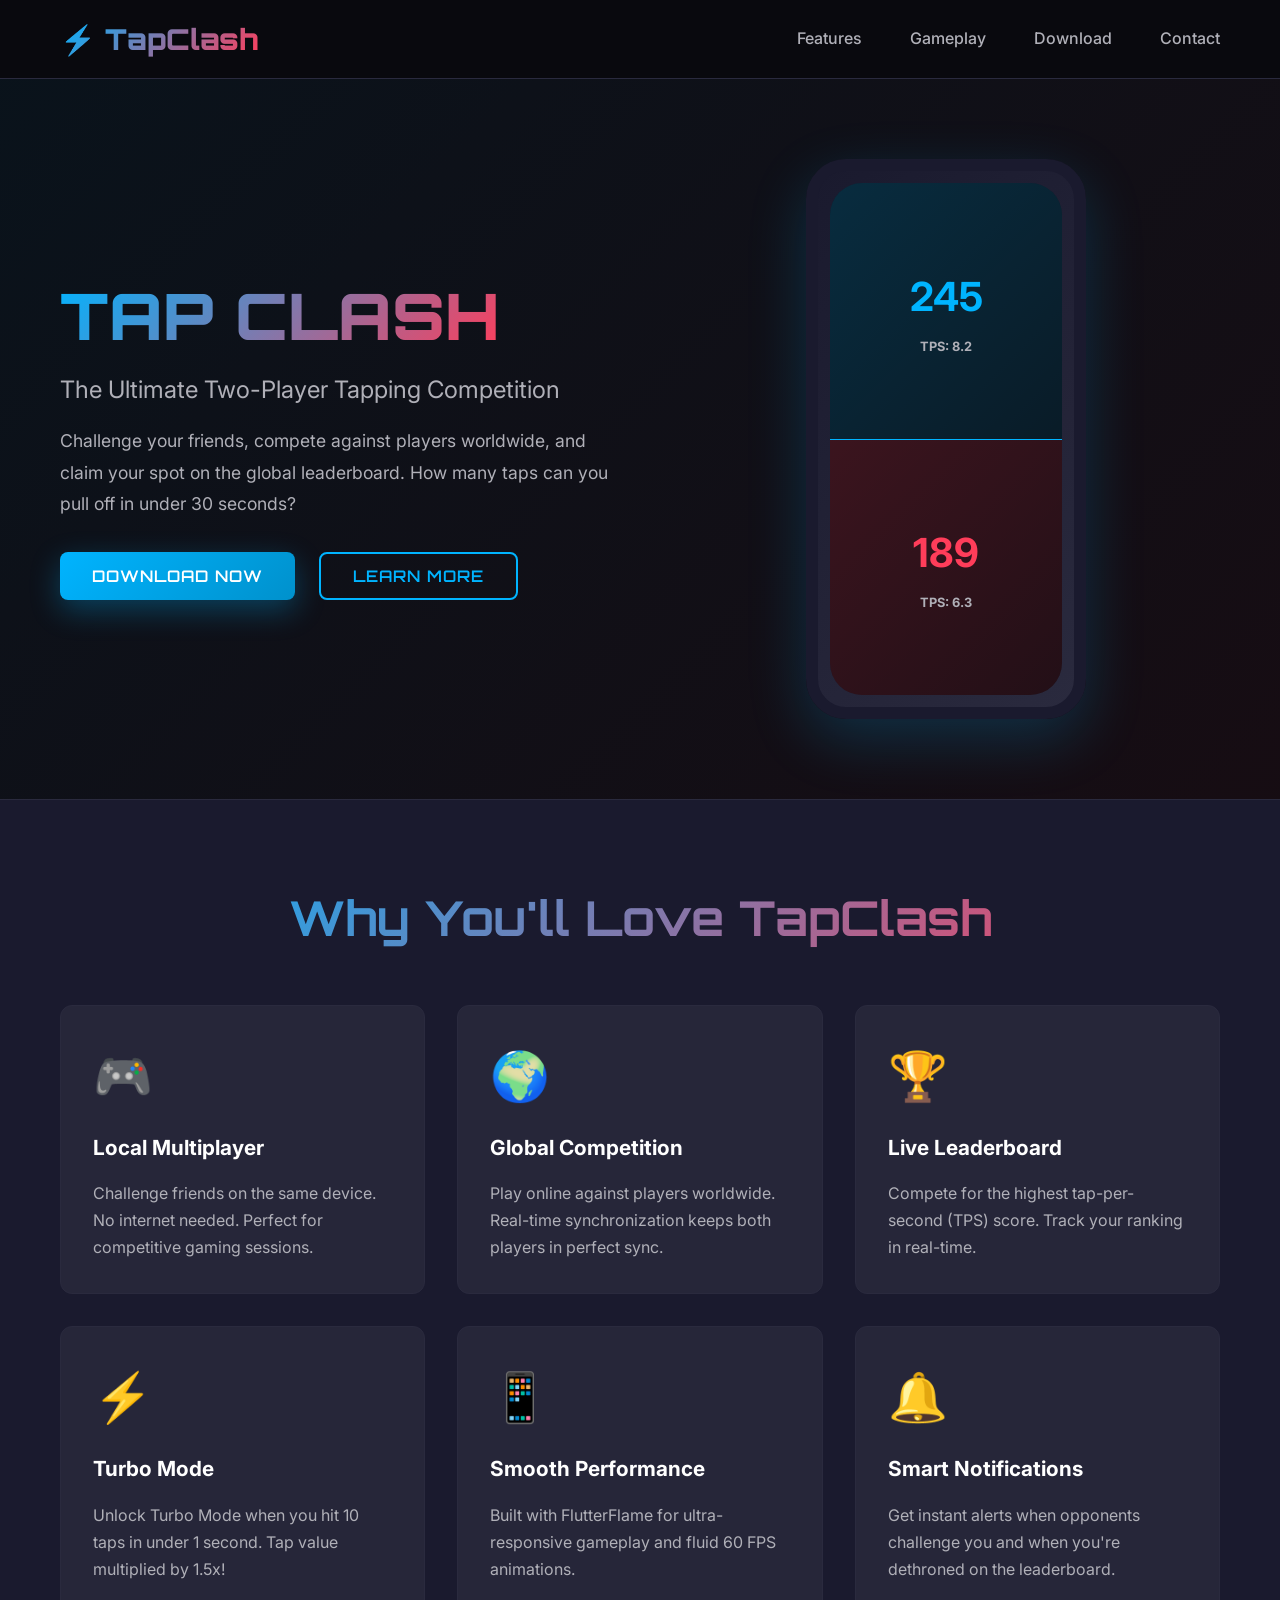
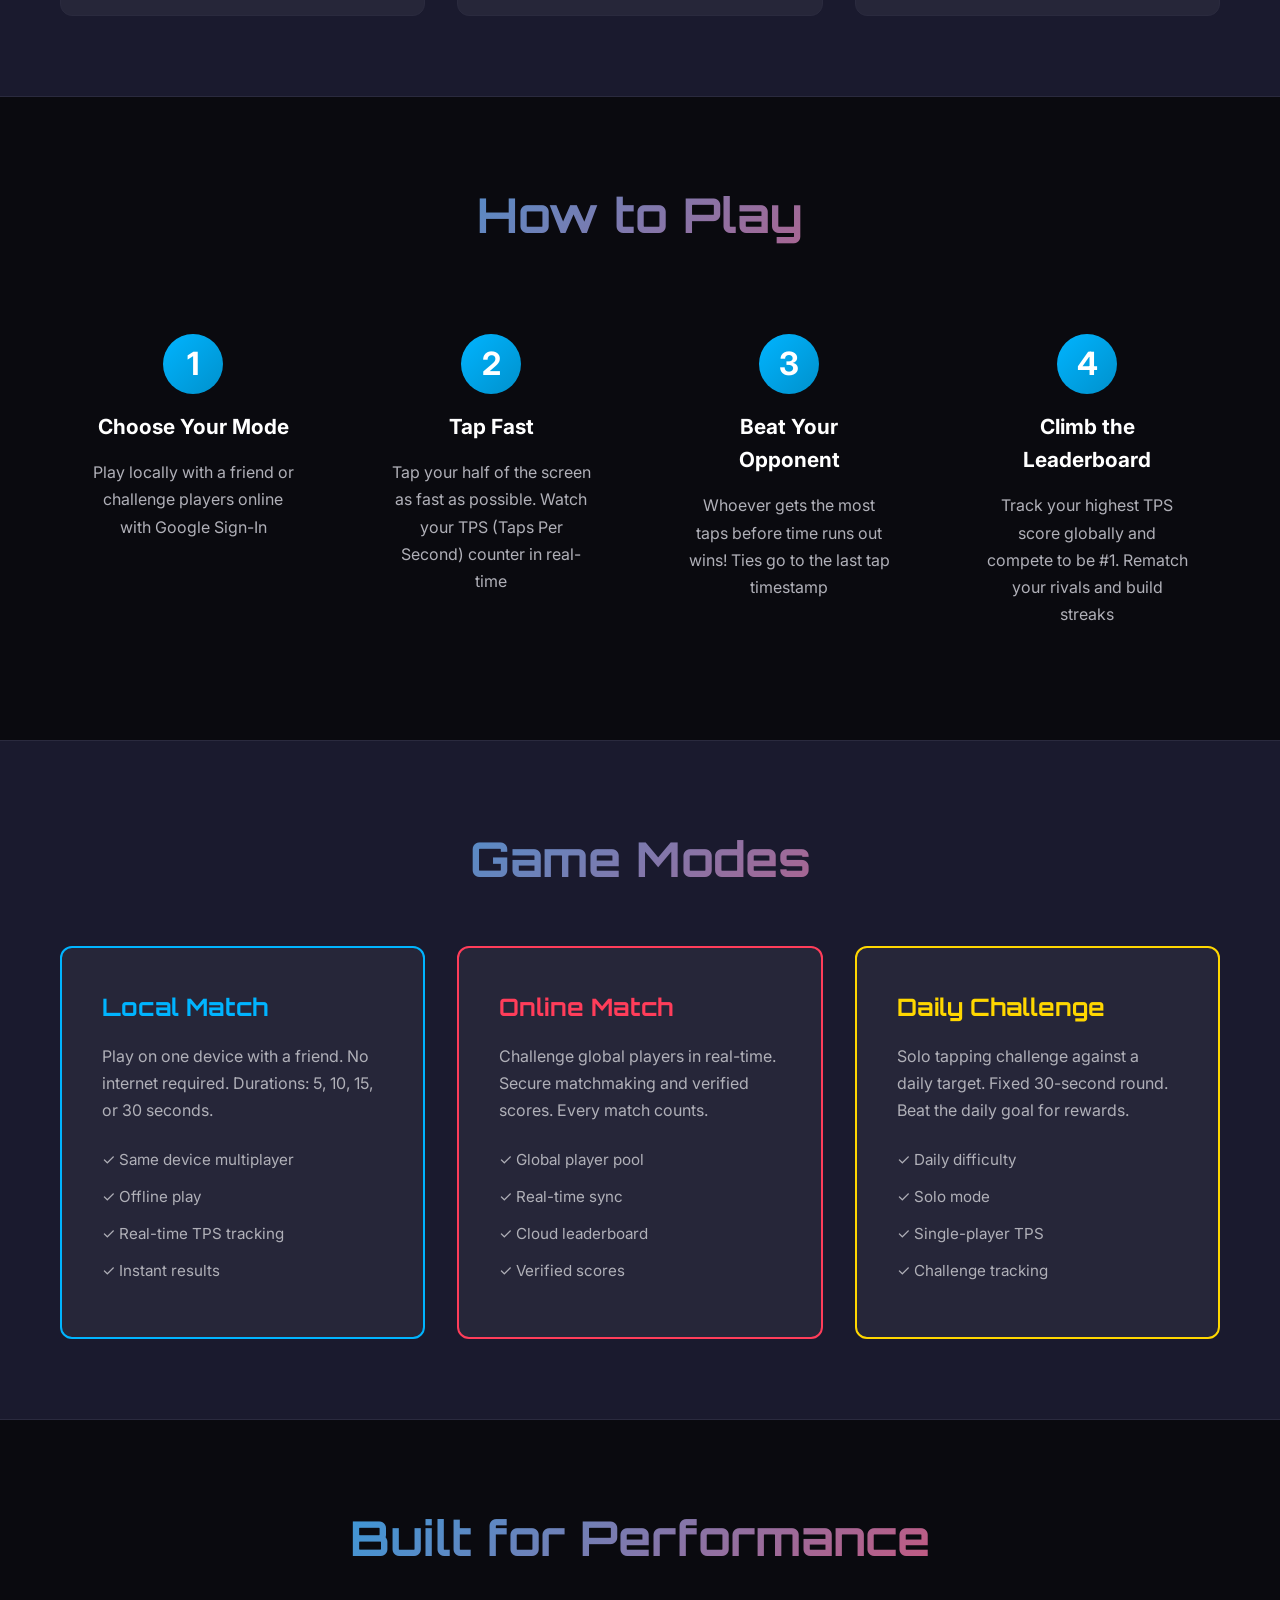
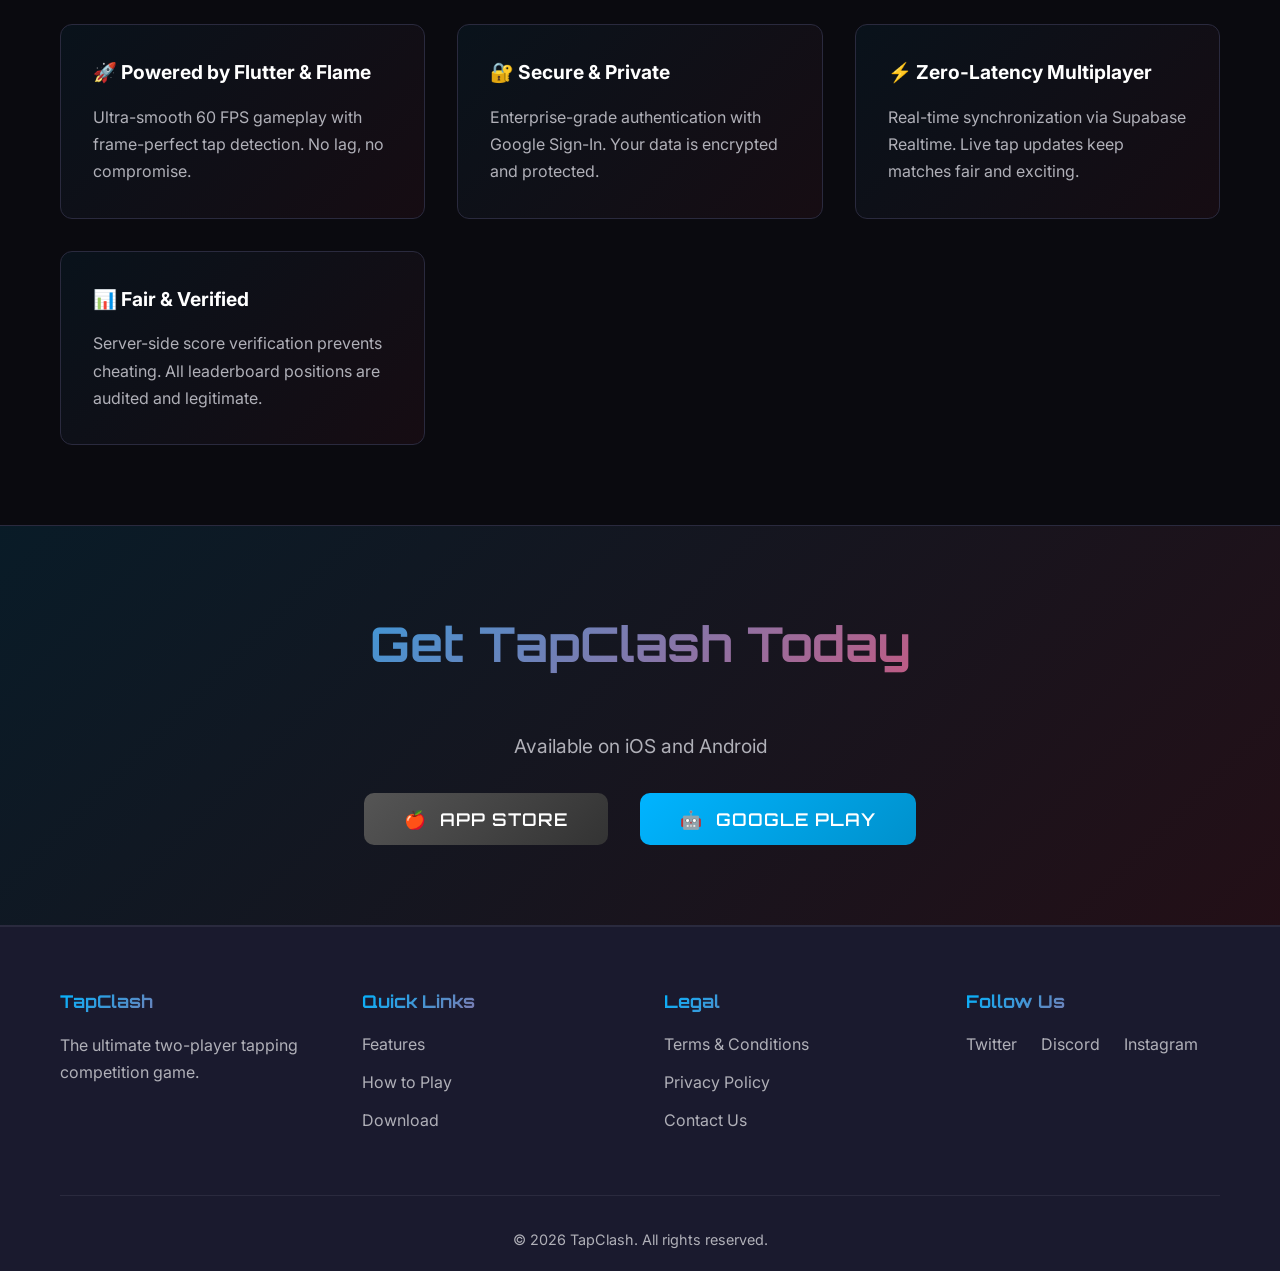
<file: index.html>
<!DOCTYPE html>
<html lang="en">
<head>
    <meta charset="UTF-8">
    <meta name="viewport" content="width=device-width, initial-scale=1.0">
    <meta name="description" content="TapClash - The ultimate two-player tapping competition game. Challenge friends, compete online, and claim the global leaderboard. Available on Android and iOS.">
    <meta name="keywords" content="tap game, multiplayer game, flutter app, gaming, competition">
    <title>TapClash - Two-Player Tap Competition Game</title>
    <link rel="stylesheet" href="styles.css">
    <link href="https://fonts.googleapis.com/css2?family=Orbitron:wght@400;700;900&family=Inter:wght@300;400;600;700&display=swap" rel="stylesheet">
</head>
<body>
    <!-- Navigation -->
    <nav class="navbar">
        <div class="container">
            <div class="nav-brand">
                <span class="logo">⚡ TapClash</span>
            </div>
            <ul class="nav-links">
                <li><a href="#features">Features</a></li>
                <li><a href="#gameplay">Gameplay</a></li>
                <li><a href="#download">Download</a></li>
                <li><a href="#contact">Contact</a></li>
            </ul>
        </div>
    </nav>

    <!-- Hero Section -->
    <section class="hero">
        <div class="container">
            <div class="hero-content">
                <h1 class="hero-title">
                    <span class="gradient-text">TAP CLASH</span>
                </h1>
                <p class="hero-subtitle">The Ultimate Two-Player Tapping Competition</p>
                <p class="hero-description">
                    Challenge your friends, compete against players worldwide, and claim your spot on the global leaderboard. 
                    How many taps can you pull off in under 30 seconds?
                </p>
                <div class="hero-buttons">
                    <button class="btn btn-primary">Download Now</button>
                    <button class="btn btn-secondary">Learn More</button>
                </div>
            </div>
            <div class="hero-graphic">
                <div class="phone-mockup">
                    <div class="screen-content">
                        <div class="split-screen">
                            <div class="player player-1">
                                <span class="taps">245</span>
                                <span class="label">TPS: 8.2</span>
                            </div>
                            <div class="player player-2">
                                <span class="taps">189</span>
                                <span class="label">TPS: 6.3</span>
                            </div>
                        </div>
                    </div>
                </div>
            </div>
        </div>
    </section>

    <!-- Features Section -->
    <section id="features" class="features">
        <div class="container">
            <h2>Why You'll Love TapClash</h2>
            <div class="features-grid">
                <div class="feature-card">
                    <div class="feature-icon">🎮</div>
                    <h3>Local Multiplayer</h3>
                    <p>Challenge friends on the same device. No internet needed. Perfect for competitive gaming sessions.</p>
                </div>
                <div class="feature-card">
                    <div class="feature-icon">🌍</div>
                    <h3>Global Competition</h3>
                    <p>Play online against players worldwide. Real-time synchronization keeps both players in perfect sync.</p>
                </div>
                <div class="feature-card">
                    <div class="feature-icon">🏆</div>
                    <h3>Live Leaderboard</h3>
                    <p>Compete for the highest tap-per-second (TPS) score. Track your ranking in real-time.</p>
                </div>
                <div class="feature-card">
                    <div class="feature-icon">⚡</div>
                    <h3>Turbo Mode</h3>
                    <p>Unlock Turbo Mode when you hit 10 taps in under 1 second. Tap value multiplied by 1.5x!</p>
                </div>
                <div class="feature-card">
                    <div class="feature-icon">📱</div>
                    <h3>Smooth Performance</h3>
                    <p>Built with FlutterFlame for ultra-responsive gameplay and fluid 60 FPS animations.</p>
                </div>
                <div class="feature-card">
                    <div class="feature-icon">🔔</div>
                    <h3>Smart Notifications</h3>
                    <p>Get instant alerts when opponents challenge you and when you're dethroned on the leaderboard.</p>
                </div>
            </div>
        </div>
    </section>

    <!-- Gameplay Section -->
    <section id="gameplay" class="gameplay">
        <div class="container">
            <h2>How to Play</h2>
            <div class="gameplay-steps">
                <div class="step">
                    <div class="step-number">1</div>
                    <h3>Choose Your Mode</h3>
                    <p>Play locally with a friend or challenge players online with Google Sign-In</p>
                </div>
                <div class="step">
                    <div class="step-number">2</div>
                    <h3>Tap Fast</h3>
                    <p>Tap your half of the screen as fast as possible. Watch your TPS (Taps Per Second) counter in real-time</p>
                </div>
                <div class="step">
                    <div class="step-number">3</div>
                    <h3>Beat Your Opponent</h3>
                    <p>Whoever gets the most taps before time runs out wins! Ties go to the last tap timestamp</p>
                </div>
                <div class="step">
                    <div class="step-number">4</div>
                    <h3>Climb the Leaderboard</h3>
                    <p>Track your highest TPS score globally and compete to be #1. Rematch your rivals and build streaks</p>
                </div>
            </div>
        </div>
    </section>

    <!-- Game Modes Section -->
    <section class="game-modes">
        <div class="container">
            <h2>Game Modes</h2>
            <div class="modes-grid">
                <div class="mode-card mode-local">
                    <h3>Local Match</h3>
                    <p>Play on one device with a friend. No internet required. Durations: 5, 10, 15, or 30 seconds.</p>
                    <ul class="mode-features">
                        <li>✓ Same device multiplayer</li>
                        <li>✓ Offline play</li>
                        <li>✓ Real-time TPS tracking</li>
                        <li>✓ Instant results</li>
                    </ul>
                </div>
                <div class="mode-card mode-online">
                    <h3>Online Match</h3>
                    <p>Challenge global players in real-time. Secure matchmaking and verified scores. Every match counts.</p>
                    <ul class="mode-features">
                        <li>✓ Global player pool</li>
                        <li>✓ Real-time sync</li>
                        <li>✓ Cloud leaderboard</li>
                        <li>✓ Verified scores</li>
                    </ul>
                </div>
                <div class="mode-card mode-daily">
                    <h3>Daily Challenge</h3>
                    <p>Solo tapping challenge against a daily target. Fixed 30-second round. Beat the daily goal for rewards.</p>
                    <ul class="mode-features">
                        <li>✓ Daily difficulty</li>
                        <li>✓ Solo mode</li>
                        <li>✓ Single-player TPS</li>
                        <li>✓ Challenge tracking</li>
                    </ul>
                </div>
            </div>
        </div>
    </section>

    <!-- Technical Highlights -->
    <section class="technical">
        <div class="container">
            <h2>Built for Performance</h2>
            <div class="tech-content">
                <div class="tech-item">
                    <h3>🚀 Powered by Flutter & Flame</h3>
                    <p>Ultra-smooth 60 FPS gameplay with frame-perfect tap detection. No lag, no compromise.</p>
                </div>
                <div class="tech-item">
                    <h3>🔐 Secure & Private</h3>
                    <p>Enterprise-grade authentication with Google Sign-In. Your data is encrypted and protected.</p>
                </div>
                <div class="tech-item">
                    <h3>⚡ Zero-Latency Multiplayer</h3>
                    <p>Real-time synchronization via Supabase Realtime. Live tap updates keep matches fair and exciting.</p>
                </div>
                <div class="tech-item">
                    <h3>📊 Fair & Verified</h3>
                    <p>Server-side score verification prevents cheating. All leaderboard positions are audited and legitimate.</p>
                </div>
            </div>
        </div>
    </section>

    <!-- Download Section -->
    <section id="download" class="download">
        <div class="container">
            <h2>Get TapClash Today</h2>
            <p class="download-subtitle">Available on iOS and Android</p>
            <div class="download-buttons">
                <button class="btn btn-apple">
                    <span>🍎</span> App Store
                </button>
                <button class="btn btn-google">
                    <span>🤖</span> Google Play
                </button>
            </div>
        </div>
    </section>

    <!-- Footer -->
    <footer class="footer">
        <div class="container">
            <div class="footer-content">
                <div class="footer-section">
                    <h4>TapClash</h4>
                    <p>The ultimate two-player tapping competition game.</p>
                </div>
                <div class="footer-section">
                    <h4>Quick Links</h4>
                    <ul>
                        <li><a href="#features">Features</a></li>
                        <li><a href="#gameplay">How to Play</a></li>
                        <li><a href="#download">Download</a></li>
                    </ul>
                </div>
                <div class="footer-section">
                    <h4>Legal</h4>
                    <ul>
                        <li><a href="terms.html">Terms & Conditions</a></li>
                        <li><a href="privacy.html">Privacy Policy</a></li>
                        <li><a href="#contact">Contact Us</a></li>
                    </ul>
                </div>
                <div class="footer-section">
                    <h4>Follow Us</h4>
                    <div class="social-links">
                        <a href="#">Twitter</a>
                        <a href="#">Discord</a>
                        <a href="#">Instagram</a>
                    </div>
                </div>
            </div>
            <div class="footer-bottom">
                <p>&copy; 2026 TapClash. All rights reserved.</p>
            </div>
        </div>
    </footer>

    <script src="script.js"></script>
</body>
</html>
</file>
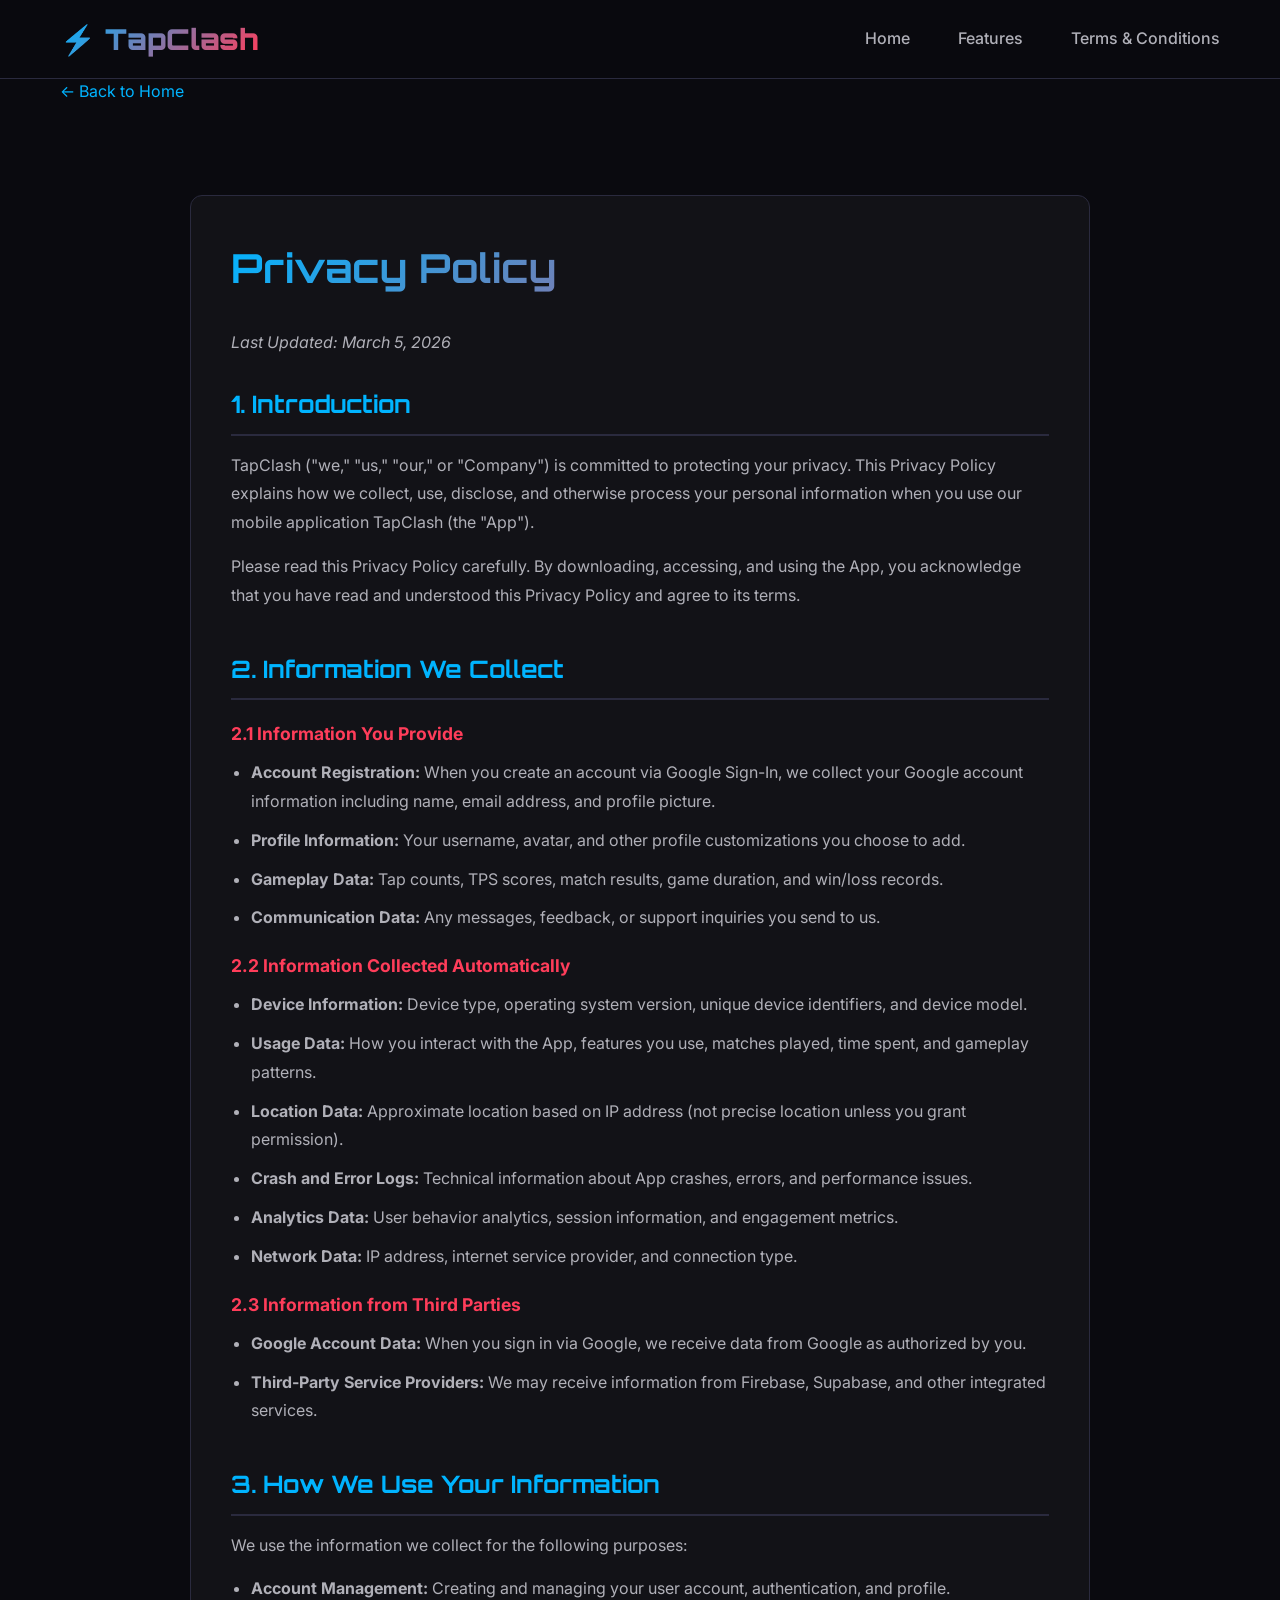
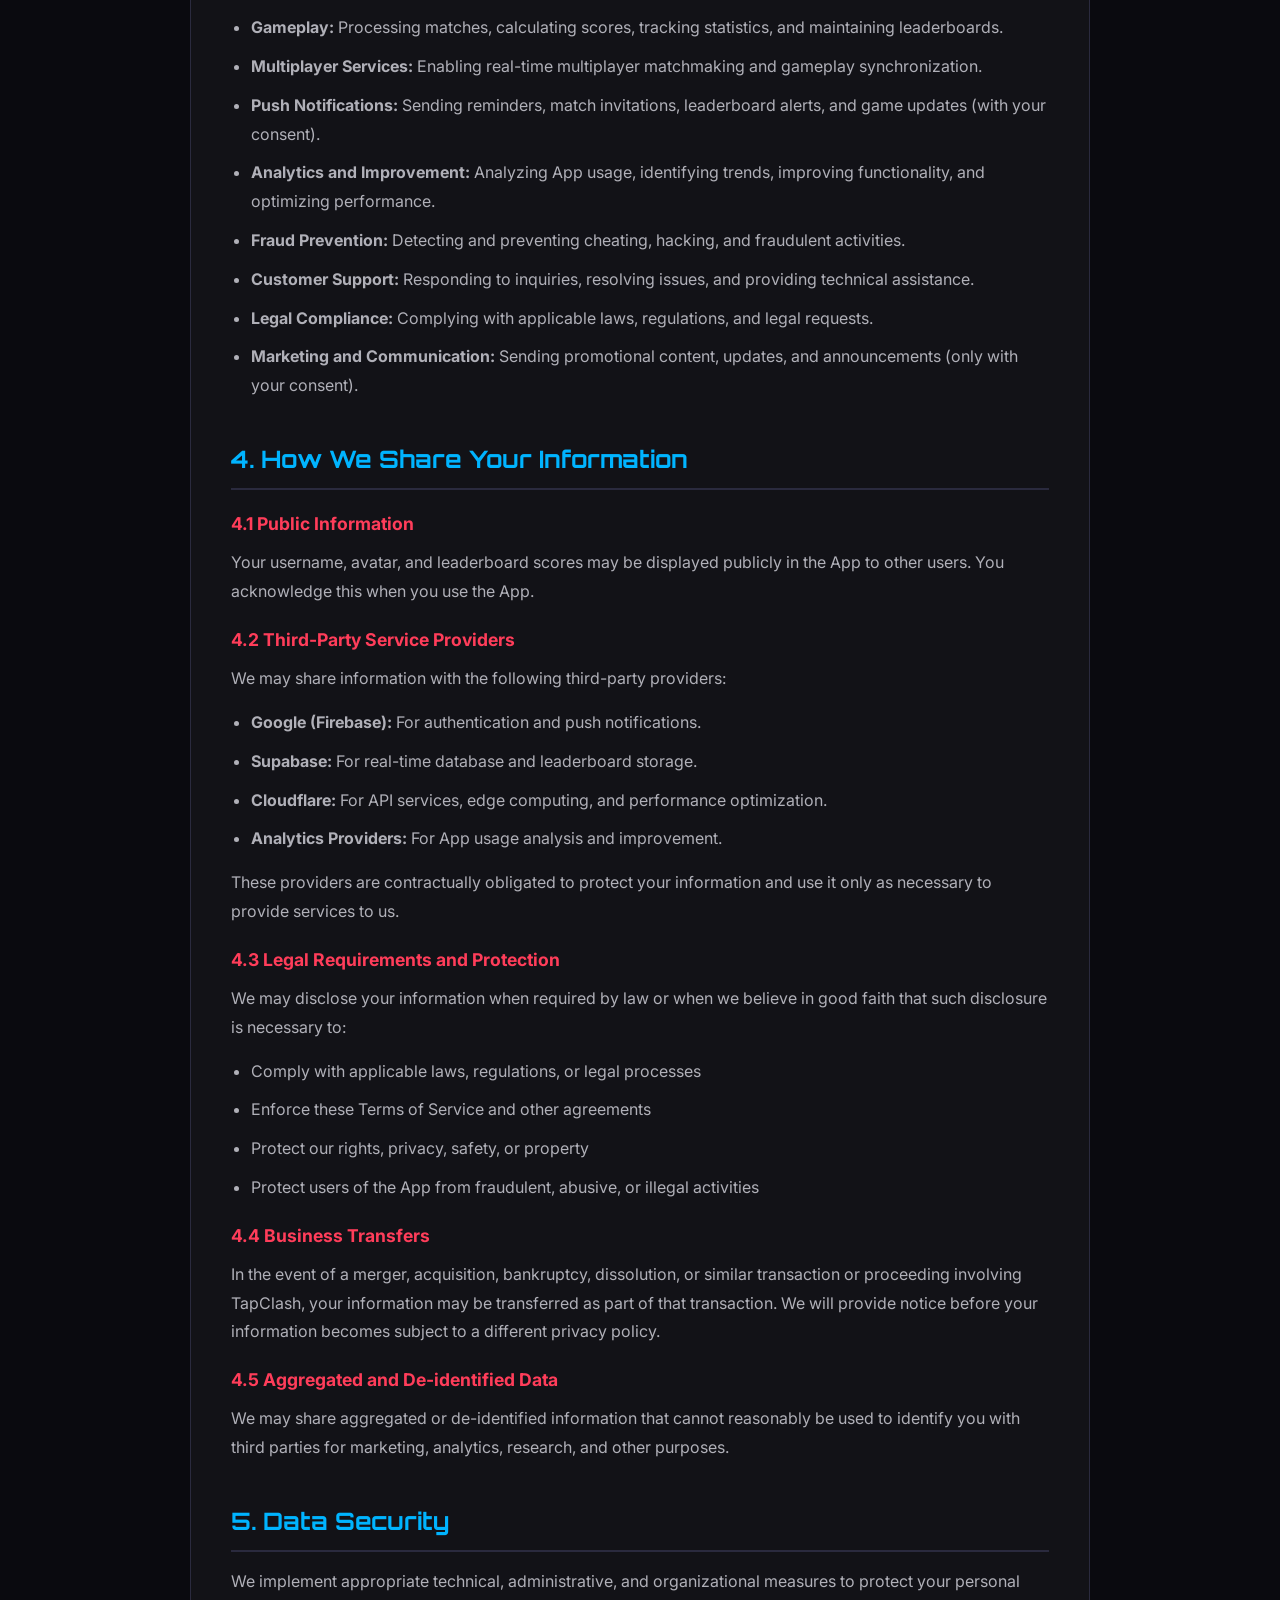
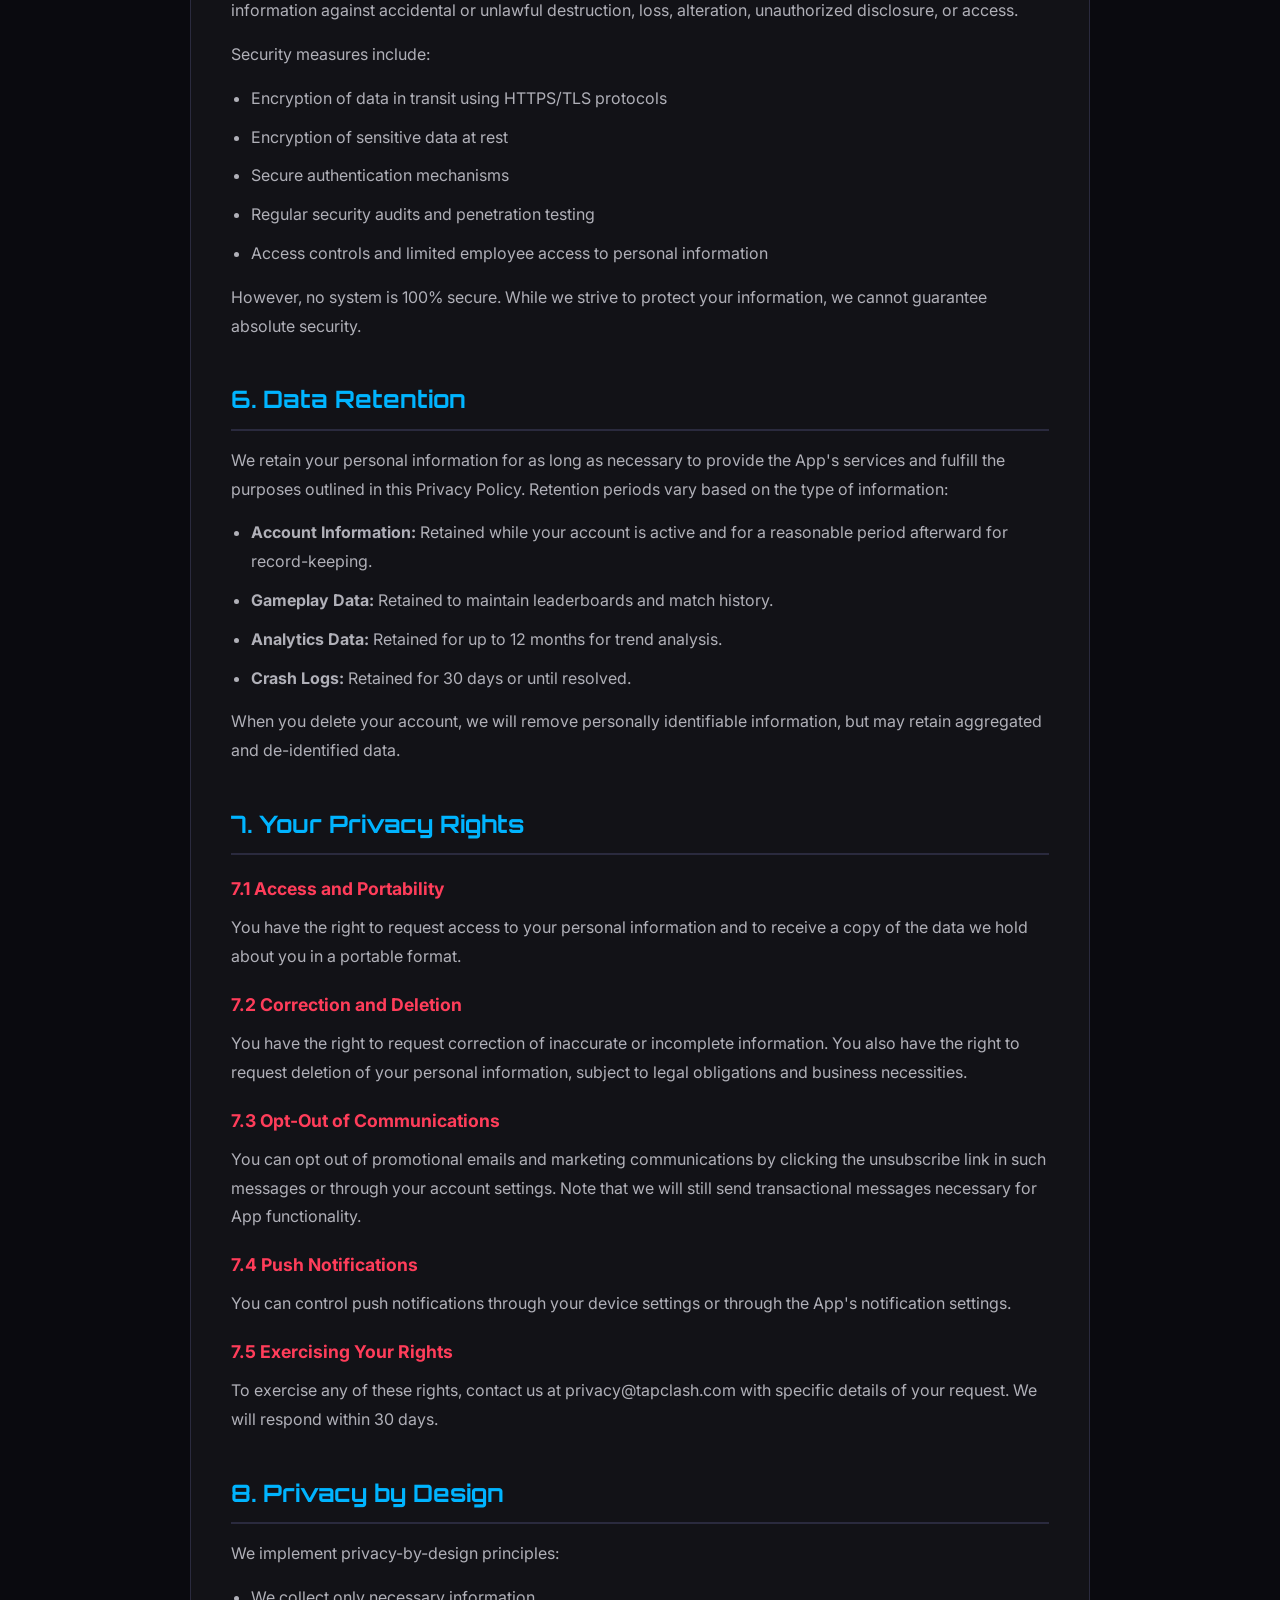
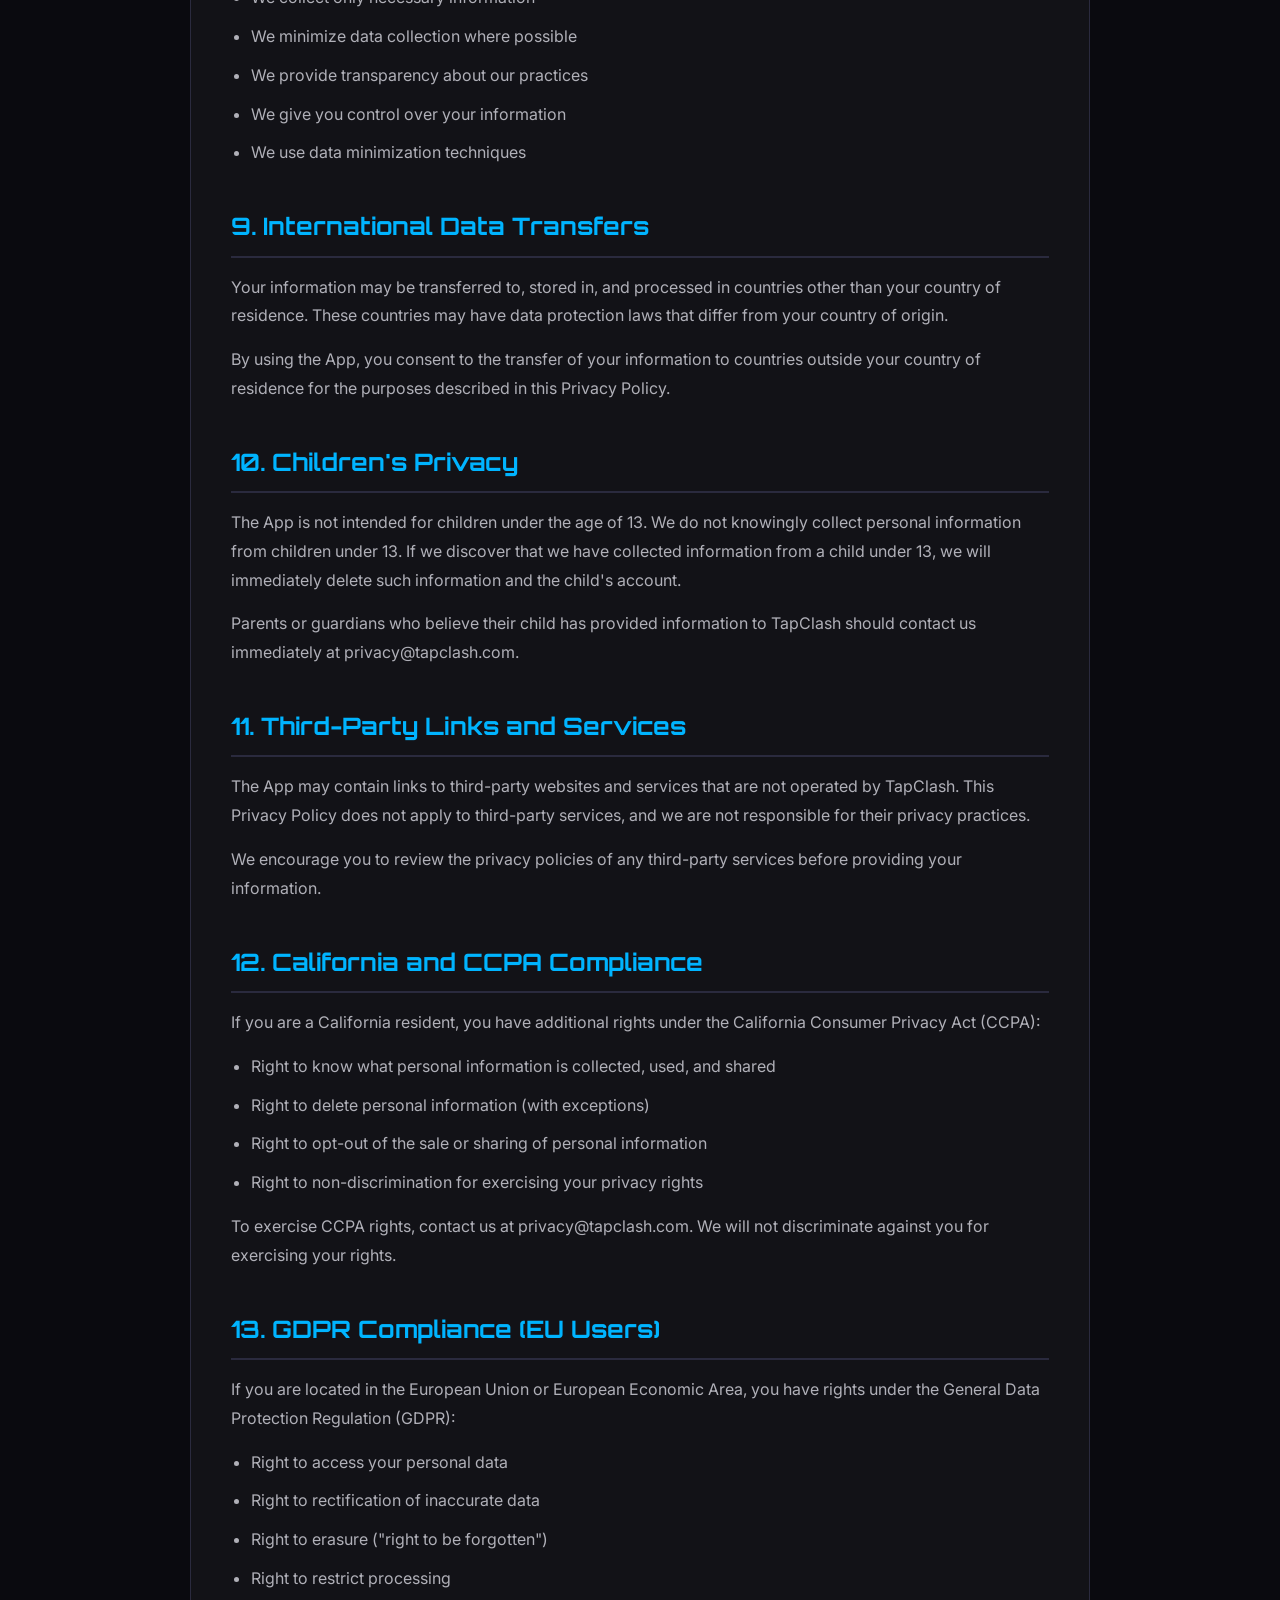
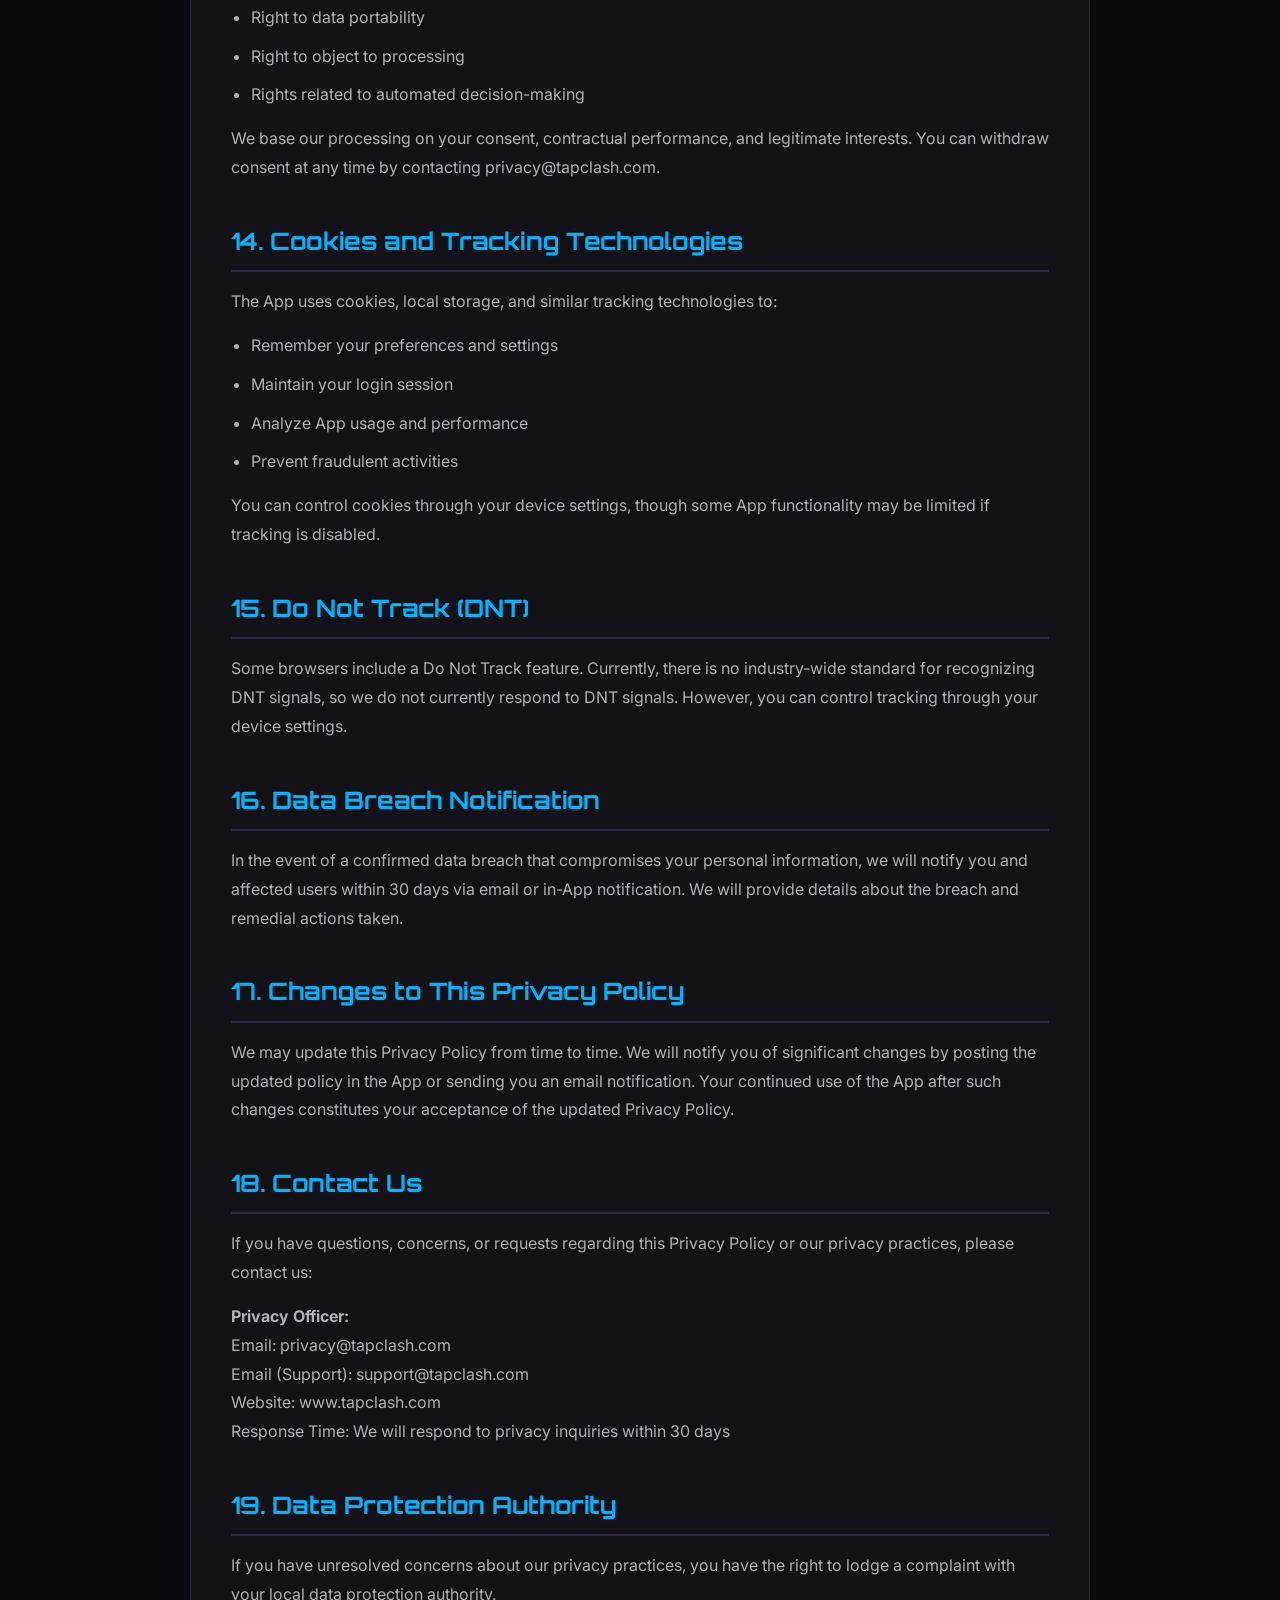
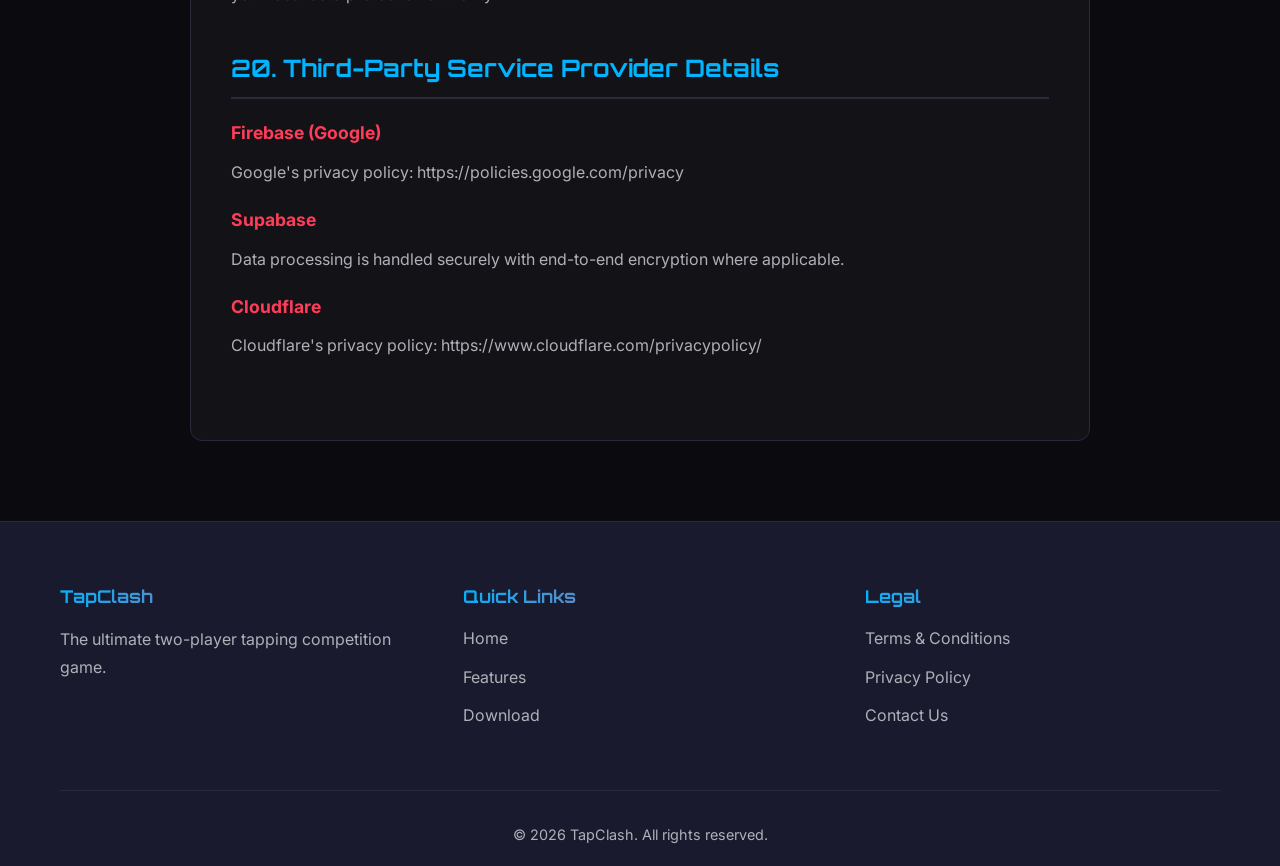
<file: privacy.html>
<!DOCTYPE html>
<html lang="en">
<head>
    <meta charset="UTF-8">
    <meta name="viewport" content="width=device-width, initial-scale=1.0">
    <meta name="description" content="TapClash - Privacy Policy">
    <title>Privacy Policy - TapClash</title>
    <link rel="stylesheet" href="styles.css">
    <link href="https://fonts.googleapis.com/css2?family=Orbitron:wght@400;700;900&family=Inter:wght@300;400;600;700&display=swap" rel="stylesheet">
    <style>
        .legal-container {
            max-width: 900px;
            margin: 60px auto;
            padding: 40px;
            background: rgba(255, 255, 255, 0.03);
            border: 1px solid var(--border-color);
            border-radius: 12px;
        }

        .legal-title {
            font-family: 'Orbitron', monospace;
            font-size: 2.5rem;
            margin-bottom: 30px;
            background: linear-gradient(135deg, var(--primary-blue), var(--primary-red));
            -webkit-background-clip: text;
            -webkit-text-fill-color: transparent;
            background-clip: text;
        }

        .last-updated {
            color: var(--text-secondary);
            margin-bottom: 30px;
            font-style: italic;
        }

        .legal-section {
            margin-bottom: 40px;
        }

        .legal-section h2 {
            font-family: 'Orbitron', monospace;
            font-size: 1.5rem;
            color: var(--primary-blue);
            margin-bottom: 15px;
            padding-bottom: 10px;
            border-bottom: 2px solid var(--border-color);
        }

        .legal-section h3 {
            font-size: 1.1rem;
            color: var(--primary-red);
            margin-top: 20px;
            margin-bottom: 10px;
        }

        .legal-section p {
            color: var(--text-secondary);
            line-height: 1.8;
            margin-bottom: 15px;
        }

        .legal-section ul,
        .legal-section ol {
            color: var(--text-secondary);
            margin-left: 20px;
            margin-bottom: 15px;
        }

        .legal-section li {
            margin-bottom: 10px;
            line-height: 1.8;
        }

        .back-link {
            display: inline-block;
            color: var(--primary-blue);
            text-decoration: none;
            margin-bottom: 30px;
            transition: color 0.3s ease;
        }

        .back-link:hover {
            color: var(--primary-red);
        }
    </style>
</head>
<body>
    <!-- Navigation -->
    <nav class="navbar">
        <div class="container">
            <div class="nav-brand">
                <span class="logo">⚡ TapClash</span>
            </div>
            <ul class="nav-links">
                <li><a href="index.html">Home</a></li>
                <li><a href="index.html#features">Features</a></li>
                <li><a href="terms.html">Terms & Conditions</a></li>
            </ul>
        </div>
    </nav>

    <div class="container">
        <a href="index.html" class="back-link">← Back to Home</a>

        <div class="legal-container">
            <h1 class="legal-title">Privacy Policy</h1>
            <p class="last-updated">Last Updated: March 5, 2026</p>

            <div class="legal-section">
                <h2>1. Introduction</h2>
                <p>TapClash ("we," "us," "our," or "Company") is committed to protecting your privacy. This Privacy Policy explains how we collect, use, disclose, and otherwise process your personal information when you use our mobile application TapClash (the "App").</p>
                <p>Please read this Privacy Policy carefully. By downloading, accessing, and using the App, you acknowledge that you have read and understood this Privacy Policy and agree to its terms.</p>
            </div>

            <div class="legal-section">
                <h2>2. Information We Collect</h2>

                <h3>2.1 Information You Provide</h3>
                <ul>
                    <li><strong>Account Registration:</strong> When you create an account via Google Sign-In, we collect your Google account information including name, email address, and profile picture.</li>
                    <li><strong>Profile Information:</strong> Your username, avatar, and other profile customizations you choose to add.</li>
                    <li><strong>Gameplay Data:</strong> Tap counts, TPS scores, match results, game duration, and win/loss records.</li>
                    <li><strong>Communication Data:</strong> Any messages, feedback, or support inquiries you send to us.</li>
                </ul>

                <h3>2.2 Information Collected Automatically</h3>
                <ul>
                    <li><strong>Device Information:</strong> Device type, operating system version, unique device identifiers, and device model.</li>
                    <li><strong>Usage Data:</strong> How you interact with the App, features you use, matches played, time spent, and gameplay patterns.</li>
                    <li><strong>Location Data:</strong> Approximate location based on IP address (not precise location unless you grant permission).</li>
                    <li><strong>Crash and Error Logs:</strong> Technical information about App crashes, errors, and performance issues.</li>
                    <li><strong>Analytics Data:</strong> User behavior analytics, session information, and engagement metrics.</li>
                    <li><strong>Network Data:</strong> IP address, internet service provider, and connection type.</li>
                </ul>

                <h3>2.3 Information from Third Parties</h3>
                <ul>
                    <li><strong>Google Account Data:</strong> When you sign in via Google, we receive data from Google as authorized by you.</li>
                    <li><strong>Third-Party Service Providers:</strong> We may receive information from Firebase, Supabase, and other integrated services.</li>
                </ul>
            </div>

            <div class="legal-section">
                <h2>3. How We Use Your Information</h2>
                <p>We use the information we collect for the following purposes:</p>
                <ul>
                    <li><strong>Account Management:</strong> Creating and managing your user account, authentication, and profile.</li>
                    <li><strong>Gameplay:</strong> Processing matches, calculating scores, tracking statistics, and maintaining leaderboards.</li>
                    <li><strong>Multiplayer Services:</strong> Enabling real-time multiplayer matchmaking and gameplay synchronization.</li>
                    <li><strong>Push Notifications:</strong> Sending reminders, match invitations, leaderboard alerts, and game updates (with your consent).</li>
                    <li><strong>Analytics and Improvement:</strong> Analyzing App usage, identifying trends, improving functionality, and optimizing performance.</li>
                    <li><strong>Fraud Prevention:</strong> Detecting and preventing cheating, hacking, and fraudulent activities.</li>
                    <li><strong>Customer Support:</strong> Responding to inquiries, resolving issues, and providing technical assistance.</li>
                    <li><strong>Legal Compliance:</strong> Complying with applicable laws, regulations, and legal requests.</li>
                    <li><strong>Marketing and Communication:</strong> Sending promotional content, updates, and announcements (only with your consent).</li>
                </ul>
            </div>

            <div class="legal-section">
                <h2>4. How We Share Your Information</h2>

                <h3>4.1 Public Information</h3>
                <p>Your username, avatar, and leaderboard scores may be displayed publicly in the App to other users. You acknowledge this when you use the App.</p>

                <h3>4.2 Third-Party Service Providers</h3>
                <p>We may share information with the following third-party providers:</p>
                <ul>
                    <li><strong>Google (Firebase):</strong> For authentication and push notifications.</li>
                    <li><strong>Supabase:</strong> For real-time database and leaderboard storage.</li>
                    <li><strong>Cloudflare:</strong> For API services, edge computing, and performance optimization.</li>
                    <li><strong>Analytics Providers:</strong> For App usage analysis and improvement.</li>
                </ul>
                <p>These providers are contractually obligated to protect your information and use it only as necessary to provide services to us.</p>

                <h3>4.3 Legal Requirements and Protection</h3>
                <p>We may disclose your information when required by law or when we believe in good faith that such disclosure is necessary to:</p>
                <ul>
                    <li>Comply with applicable laws, regulations, or legal processes</li>
                    <li>Enforce these Terms of Service and other agreements</li>
                    <li>Protect our rights, privacy, safety, or property</li>
                    <li>Protect users of the App from fraudulent, abusive, or illegal activities</li>
                </ul>

                <h3>4.4 Business Transfers</h3>
                <p>In the event of a merger, acquisition, bankruptcy, dissolution, or similar transaction or proceeding involving TapClash, your information may be transferred as part of that transaction. We will provide notice before your information becomes subject to a different privacy policy.</p>

                <h3>4.5 Aggregated and De-identified Data</h3>
                <p>We may share aggregated or de-identified information that cannot reasonably be used to identify you with third parties for marketing, analytics, research, and other purposes.</p>
            </div>

            <div class="legal-section">
                <h2>5. Data Security</h2>
                <p>We implement appropriate technical, administrative, and organizational measures to protect your personal information against accidental or unlawful destruction, loss, alteration, unauthorized disclosure, or access.</p>
                <p>Security measures include:</p>
                <ul>
                    <li>Encryption of data in transit using HTTPS/TLS protocols</li>
                    <li>Encryption of sensitive data at rest</li>
                    <li>Secure authentication mechanisms</li>
                    <li>Regular security audits and penetration testing</li>
                    <li>Access controls and limited employee access to personal information</li>
                </ul>
                <p>However, no system is 100% secure. While we strive to protect your information, we cannot guarantee absolute security.</p>
            </div>

            <div class="legal-section">
                <h2>6. Data Retention</h2>
                <p>We retain your personal information for as long as necessary to provide the App's services and fulfill the purposes outlined in this Privacy Policy. Retention periods vary based on the type of information:</p>
                <ul>
                    <li><strong>Account Information:</strong> Retained while your account is active and for a reasonable period afterward for record-keeping.</li>
                    <li><strong>Gameplay Data:</strong> Retained to maintain leaderboards and match history.</li>
                    <li><strong>Analytics Data:</strong> Retained for up to 12 months for trend analysis.</li>
                    <li><strong>Crash Logs:</strong> Retained for 30 days or until resolved.</li>
                </ul>
                <p>When you delete your account, we will remove personally identifiable information, but may retain aggregated and de-identified data.</p>
            </div>

            <div class="legal-section">
                <h2>7. Your Privacy Rights</h2>

                <h3>7.1 Access and Portability</h3>
                <p>You have the right to request access to your personal information and to receive a copy of the data we hold about you in a portable format.</p>

                <h3>7.2 Correction and Deletion</h3>
                <p>You have the right to request correction of inaccurate or incomplete information. You also have the right to request deletion of your personal information, subject to legal obligations and business necessities.</p>

                <h3>7.3 Opt-Out of Communications</h3>
                <p>You can opt out of promotional emails and marketing communications by clicking the unsubscribe link in such messages or through your account settings. Note that we will still send transactional messages necessary for App functionality.</p>

                <h3>7.4 Push Notifications</h3>
                <p>You can control push notifications through your device settings or through the App's notification settings.</p>

                <h3>7.5 Exercising Your Rights</h3>
                <p>To exercise any of these rights, contact us at privacy@tapclash.com with specific details of your request. We will respond within 30 days.</p>
            </div>

            <div class="legal-section">
                <h2>8. Privacy by Design</h2>
                <p>We implement privacy-by-design principles:</p>
                <ul>
                    <li>We collect only necessary information</li>
                    <li>We minimize data collection where possible</li>
                    <li>We provide transparency about our practices</li>
                    <li>We give you control over your information</li>
                    <li>We use data minimization techniques</li>
                </ul>
            </div>

            <div class="legal-section">
                <h2>9. International Data Transfers</h2>
                <p>Your information may be transferred to, stored in, and processed in countries other than your country of residence. These countries may have data protection laws that differ from your country of origin.</p>
                <p>By using the App, you consent to the transfer of your information to countries outside your country of residence for the purposes described in this Privacy Policy.</p>
            </div>

            <div class="legal-section">
                <h2>10. Children's Privacy</h2>
                <p>The App is not intended for children under the age of 13. We do not knowingly collect personal information from children under 13. If we discover that we have collected information from a child under 13, we will immediately delete such information and the child's account.</p>
                <p>Parents or guardians who believe their child has provided information to TapClash should contact us immediately at privacy@tapclash.com.</p>
            </div>

            <div class="legal-section">
                <h2>11. Third-Party Links and Services</h2>
                <p>The App may contain links to third-party websites and services that are not operated by TapClash. This Privacy Policy does not apply to third-party services, and we are not responsible for their privacy practices.</p>
                <p>We encourage you to review the privacy policies of any third-party services before providing your information.</p>
            </div>

            <div class="legal-section">
                <h2>12. California and CCPA Compliance</h2>
                <p>If you are a California resident, you have additional rights under the California Consumer Privacy Act (CCPA):</p>
                <ul>
                    <li>Right to know what personal information is collected, used, and shared</li>
                    <li>Right to delete personal information (with exceptions)</li>
                    <li>Right to opt-out of the sale or sharing of personal information</li>
                    <li>Right to non-discrimination for exercising your privacy rights</li>
                </ul>
                <p>To exercise CCPA rights, contact us at privacy@tapclash.com. We will not discriminate against you for exercising your rights.</p>
            </div>

            <div class="legal-section">
                <h2>13. GDPR Compliance (EU Users)</h2>
                <p>If you are located in the European Union or European Economic Area, you have rights under the General Data Protection Regulation (GDPR):</p>
                <ul>
                    <li>Right to access your personal data</li>
                    <li>Right to rectification of inaccurate data</li>
                    <li>Right to erasure ("right to be forgotten")</li>
                    <li>Right to restrict processing</li>
                    <li>Right to data portability</li>
                    <li>Right to object to processing</li>
                    <li>Rights related to automated decision-making</li>
                </ul>
                <p>We base our processing on your consent, contractual performance, and legitimate interests. You can withdraw consent at any time by contacting privacy@tapclash.com.</p>
            </div>

            <div class="legal-section">
                <h2>14. Cookies and Tracking Technologies</h2>
                <p>The App uses cookies, local storage, and similar tracking technologies to:</p>
                <ul>
                    <li>Remember your preferences and settings</li>
                    <li>Maintain your login session</li>
                    <li>Analyze App usage and performance</li>
                    <li>Prevent fraudulent activities</li>
                </ul>
                <p>You can control cookies through your device settings, though some App functionality may be limited if tracking is disabled.</p>
            </div>

            <div class="legal-section">
                <h2>15. Do Not Track (DNT)</h2>
                <p>Some browsers include a Do Not Track feature. Currently, there is no industry-wide standard for recognizing DNT signals, so we do not currently respond to DNT signals. However, you can control tracking through your device settings.</p>
            </div>

            <div class="legal-section">
                <h2>16. Data Breach Notification</h2>
                <p>In the event of a confirmed data breach that compromises your personal information, we will notify you and affected users within 30 days via email or in-App notification. We will provide details about the breach and remedial actions taken.</p>
            </div>

            <div class="legal-section">
                <h2>17. Changes to This Privacy Policy</h2>
                <p>We may update this Privacy Policy from time to time. We will notify you of significant changes by posting the updated policy in the App or sending you an email notification. Your continued use of the App after such changes constitutes your acceptance of the updated Privacy Policy.</p>
            </div>

            <div class="legal-section">
                <h2>18. Contact Us</h2>
                <p>If you have questions, concerns, or requests regarding this Privacy Policy or our privacy practices, please contact us:</p>
                <p>
                    <strong>Privacy Officer:</strong><br>
                    Email: privacy@tapclash.com<br>
                    Email (Support): support@tapclash.com<br>
                    Website: www.tapclash.com<br>
                    Response Time: We will respond to privacy inquiries within 30 days
                </p>
            </div>

            <div class="legal-section">
                <h2>19. Data Protection Authority</h2>
                <p>If you have unresolved concerns about our privacy practices, you have the right to lodge a complaint with your local data protection authority.</p>
            </div>

            <div class="legal-section">
                <h2>20. Third-Party Service Provider Details</h2>
                <h3>Firebase (Google)</h3>
                <p>Google's privacy policy: https://policies.google.com/privacy</p>

                <h3>Supabase</h3>
                <p>Data processing is handled securely with end-to-end encryption where applicable.</p>

                <h3>Cloudflare</h3>
                <p>Cloudflare's privacy policy: https://www.cloudflare.com/privacypolicy/</p>
            </div>
        </div>
    </div>

    <!-- Footer -->
    <footer class="footer" style="margin-top: 80px;">
        <div class="container">
            <div class="footer-content">
                <div class="footer-section">
                    <h4>TapClash</h4>
                    <p>The ultimate two-player tapping competition game.</p>
                </div>
                <div class="footer-section">
                    <h4>Quick Links</h4>
                    <ul>
                        <li><a href="index.html">Home</a></li>
                        <li><a href="index.html#features">Features</a></li>
                        <li><a href="index.html#download">Download</a></li>
                    </ul>
                </div>
                <div class="footer-section">
                    <h4>Legal</h4>
                    <ul>
                        <li><a href="terms.html">Terms & Conditions</a></li>
                        <li><a href="privacy.html">Privacy Policy</a></li>
                        <li><a href="#contact">Contact Us</a></li>
                    </ul>
                </div>
            </div>
            <div class="footer-bottom">
                <p>&copy; 2026 TapClash. All rights reserved.</p>
            </div>
        </div>
    </footer>
</body>
</html>
</file>
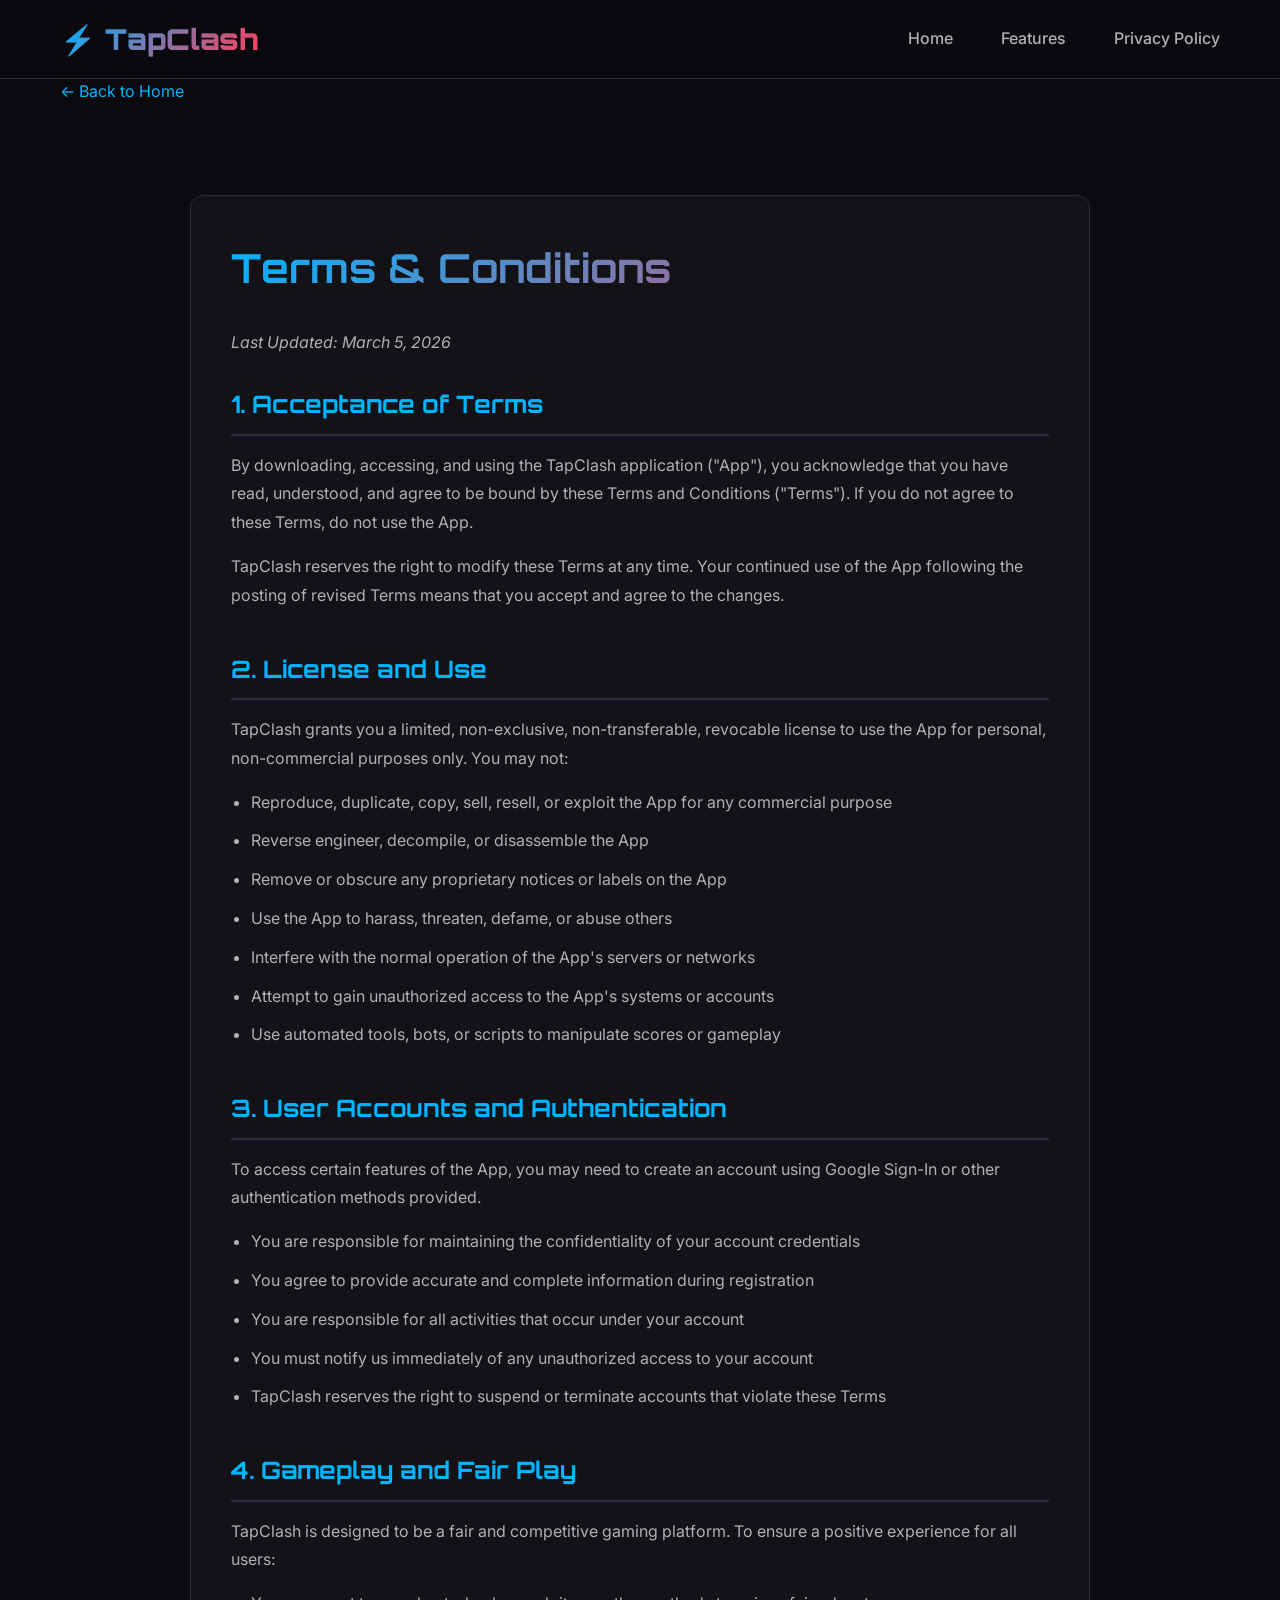
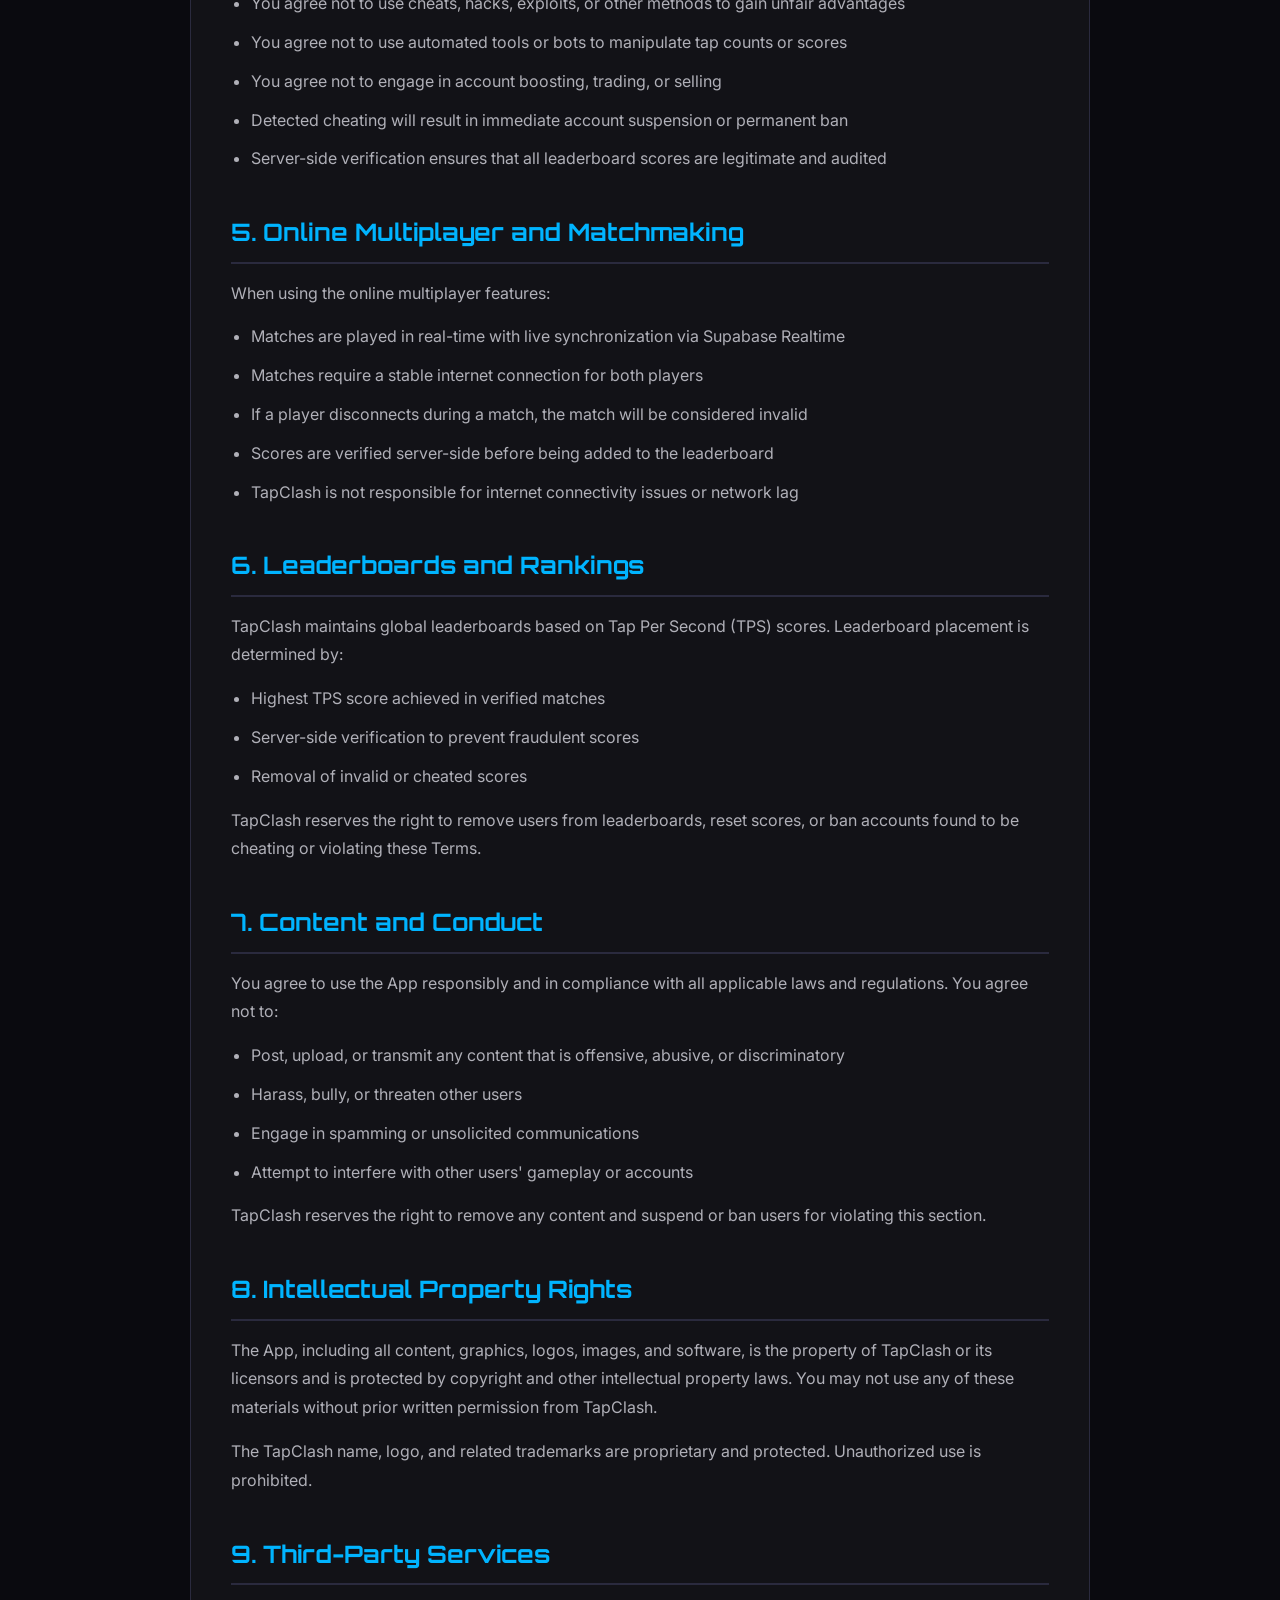
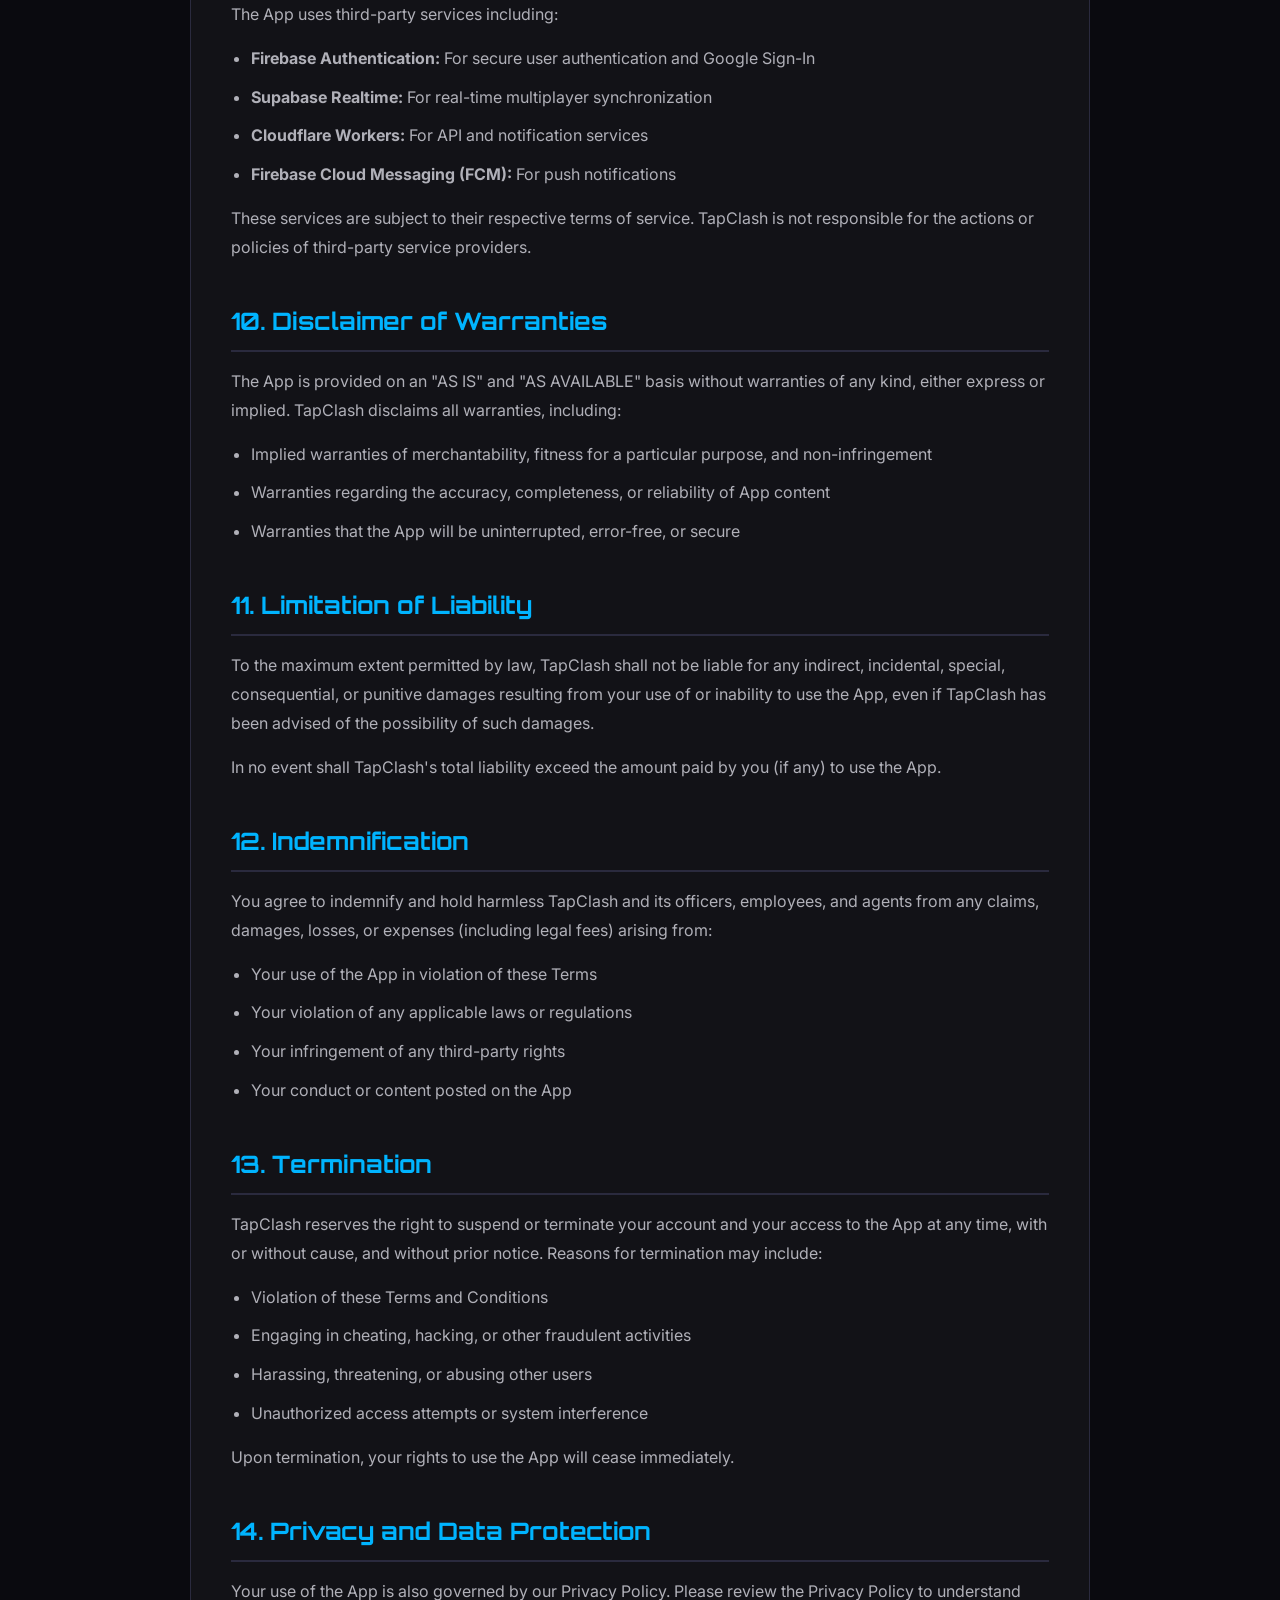
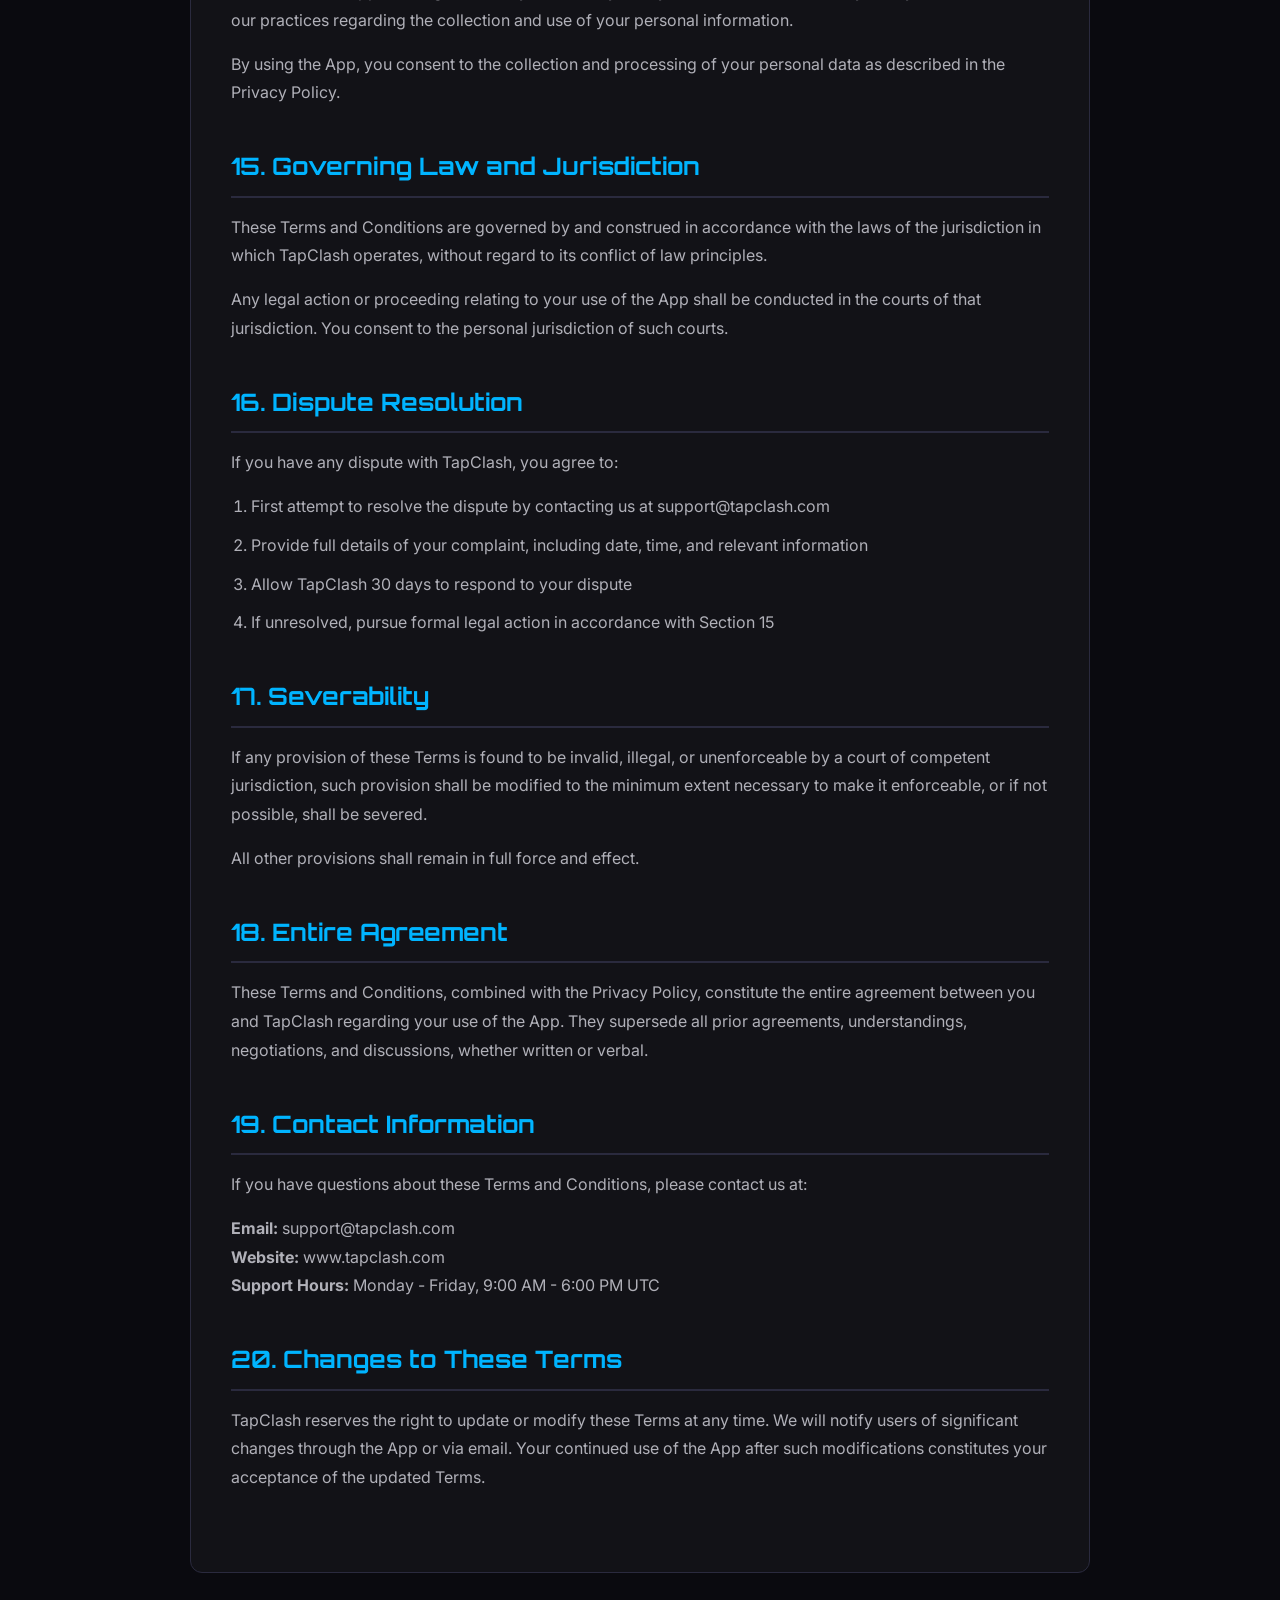
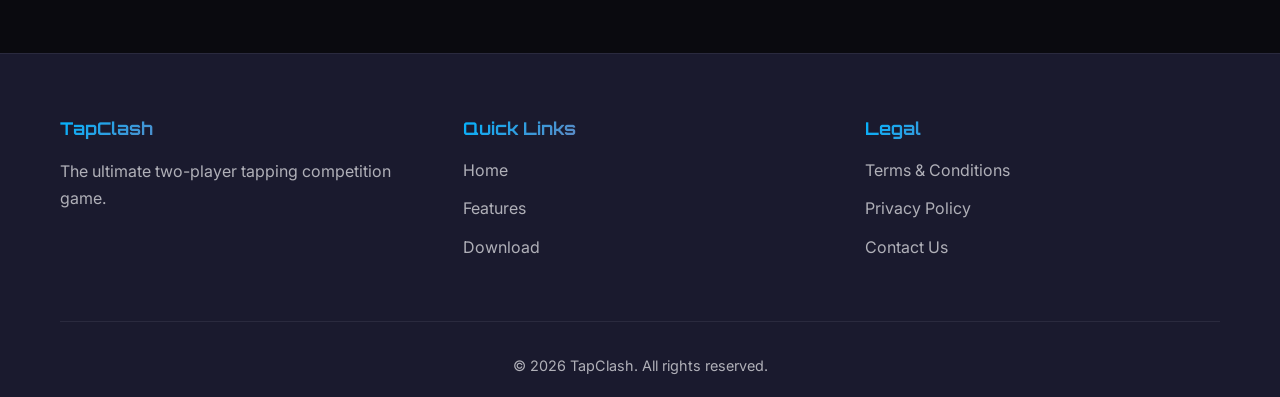
<file: terms.html>
<!DOCTYPE html>
<html lang="en">
<head>
    <meta charset="UTF-8">
    <meta name="viewport" content="width=device-width, initial-scale=1.0">
    <meta name="description" content="TapClash - Terms and Conditions">
    <title>Terms & Conditions - TapClash</title>
    <link rel="stylesheet" href="styles.css">
    <link href="https://fonts.googleapis.com/css2?family=Orbitron:wght@400;700;900&family=Inter:wght@300;400;600;700&display=swap" rel="stylesheet">
    <style>
        .legal-container {
            max-width: 900px;
            margin: 60px auto;
            padding: 40px;
            background: rgba(255, 255, 255, 0.03);
            border: 1px solid var(--border-color);
            border-radius: 12px;
        }

        .legal-title {
            font-family: 'Orbitron', monospace;
            font-size: 2.5rem;
            margin-bottom: 30px;
            background: linear-gradient(135deg, var(--primary-blue), var(--primary-red));
            -webkit-background-clip: text;
            -webkit-text-fill-color: transparent;
            background-clip: text;
        }

        .last-updated {
            color: var(--text-secondary);
            margin-bottom: 30px;
            font-style: italic;
        }

        .legal-section {
            margin-bottom: 40px;
        }

        .legal-section h2 {
            font-family: 'Orbitron', monospace;
            font-size: 1.5rem;
            color: var(--primary-blue);
            margin-bottom: 15px;
            padding-bottom: 10px;
            border-bottom: 2px solid var(--border-color);
        }

        .legal-section h3 {
            font-size: 1.1rem;
            color: var(--primary-red);
            margin-top: 20px;
            margin-bottom: 10px;
        }

        .legal-section p {
            color: var(--text-secondary);
            line-height: 1.8;
            margin-bottom: 15px;
        }

        .legal-section ul,
        .legal-section ol {
            color: var(--text-secondary);
            margin-left: 20px;
            margin-bottom: 15px;
        }

        .legal-section li {
            margin-bottom: 10px;
            line-height: 1.8;
        }

        .back-link {
            display: inline-block;
            color: var(--primary-blue);
            text-decoration: none;
            margin-bottom: 30px;
            transition: color 0.3s ease;
        }

        .back-link:hover {
            color: var(--primary-red);
        }
    </style>
</head>
<body>
    <!-- Navigation -->
    <nav class="navbar">
        <div class="container">
            <div class="nav-brand">
                <span class="logo">⚡ TapClash</span>
            </div>
            <ul class="nav-links">
                <li><a href="index.html">Home</a></li>
                <li><a href="index.html#features">Features</a></li>
                <li><a href="privacy.html">Privacy Policy</a></li>
            </ul>
        </div>
    </nav>

    <div class="container">
        <a href="index.html" class="back-link">← Back to Home</a>

        <div class="legal-container">
            <h1 class="legal-title">Terms & Conditions</h1>
            <p class="last-updated">Last Updated: March 5, 2026</p>

            <div class="legal-section">
                <h2>1. Acceptance of Terms</h2>
                <p>By downloading, accessing, and using the TapClash application ("App"), you acknowledge that you have read, understood, and agree to be bound by these Terms and Conditions ("Terms"). If you do not agree to these Terms, do not use the App.</p>
                <p>TapClash reserves the right to modify these Terms at any time. Your continued use of the App following the posting of revised Terms means that you accept and agree to the changes.</p>
            </div>

            <div class="legal-section">
                <h2>2. License and Use</h2>
                <p>TapClash grants you a limited, non-exclusive, non-transferable, revocable license to use the App for personal, non-commercial purposes only. You may not:</p>
                <ul>
                    <li>Reproduce, duplicate, copy, sell, resell, or exploit the App for any commercial purpose</li>
                    <li>Reverse engineer, decompile, or disassemble the App</li>
                    <li>Remove or obscure any proprietary notices or labels on the App</li>
                    <li>Use the App to harass, threaten, defame, or abuse others</li>
                    <li>Interfere with the normal operation of the App's servers or networks</li>
                    <li>Attempt to gain unauthorized access to the App's systems or accounts</li>
                    <li>Use automated tools, bots, or scripts to manipulate scores or gameplay</li>
                </ul>
            </div>

            <div class="legal-section">
                <h2>3. User Accounts and Authentication</h2>
                <p>To access certain features of the App, you may need to create an account using Google Sign-In or other authentication methods provided.</p>
                <ul>
                    <li>You are responsible for maintaining the confidentiality of your account credentials</li>
                    <li>You agree to provide accurate and complete information during registration</li>
                    <li>You are responsible for all activities that occur under your account</li>
                    <li>You must notify us immediately of any unauthorized access to your account</li>
                    <li>TapClash reserves the right to suspend or terminate accounts that violate these Terms</li>
                </ul>
            </div>

            <div class="legal-section">
                <h2>4. Gameplay and Fair Play</h2>
                <p>TapClash is designed to be a fair and competitive gaming platform. To ensure a positive experience for all users:</p>
                <ul>
                    <li>You agree not to use cheats, hacks, exploits, or other methods to gain unfair advantages</li>
                    <li>You agree not to use automated tools or bots to manipulate tap counts or scores</li>
                    <li>You agree not to engage in account boosting, trading, or selling</li>
                    <li>Detected cheating will result in immediate account suspension or permanent ban</li>
                    <li>Server-side verification ensures that all leaderboard scores are legitimate and audited</li>
                </ul>
            </div>

            <div class="legal-section">
                <h2>5. Online Multiplayer and Matchmaking</h2>
                <p>When using the online multiplayer features:</p>
                <ul>
                    <li>Matches are played in real-time with live synchronization via Supabase Realtime</li>
                    <li>Matches require a stable internet connection for both players</li>
                    <li>If a player disconnects during a match, the match will be considered invalid</li>
                    <li>Scores are verified server-side before being added to the leaderboard</li>
                    <li>TapClash is not responsible for internet connectivity issues or network lag</li>
                </ul>
            </div>

            <div class="legal-section">
                <h2>6. Leaderboards and Rankings</h2>
                <p>TapClash maintains global leaderboards based on Tap Per Second (TPS) scores. Leaderboard placement is determined by:</p>
                <ul>
                    <li>Highest TPS score achieved in verified matches</li>
                    <li>Server-side verification to prevent fraudulent scores</li>
                    <li>Removal of invalid or cheated scores</li>
                </ul>
                <p>TapClash reserves the right to remove users from leaderboards, reset scores, or ban accounts found to be cheating or violating these Terms.</p>
            </div>

            <div class="legal-section">
                <h2>7. Content and Conduct</h2>
                <p>You agree to use the App responsibly and in compliance with all applicable laws and regulations. You agree not to:</p>
                <ul>
                    <li>Post, upload, or transmit any content that is offensive, abusive, or discriminatory</li>
                    <li>Harass, bully, or threaten other users</li>
                    <li>Engage in spamming or unsolicited communications</li>
                    <li>Attempt to interfere with other users' gameplay or accounts</li>
                </ul>
                <p>TapClash reserves the right to remove any content and suspend or ban users for violating this section.</p>
            </div>

            <div class="legal-section">
                <h2>8. Intellectual Property Rights</h2>
                <p>The App, including all content, graphics, logos, images, and software, is the property of TapClash or its licensors and is protected by copyright and other intellectual property laws. You may not use any of these materials without prior written permission from TapClash.</p>
                <p>The TapClash name, logo, and related trademarks are proprietary and protected. Unauthorized use is prohibited.</p>
            </div>

            <div class="legal-section">
                <h2>9. Third-Party Services</h2>
                <p>The App uses third-party services including:</p>
                <ul>
                    <li><strong>Firebase Authentication:</strong> For secure user authentication and Google Sign-In</li>
                    <li><strong>Supabase Realtime:</strong> For real-time multiplayer synchronization</li>
                    <li><strong>Cloudflare Workers:</strong> For API and notification services</li>
                    <li><strong>Firebase Cloud Messaging (FCM):</strong> For push notifications</li>
                </ul>
                <p>These services are subject to their respective terms of service. TapClash is not responsible for the actions or policies of third-party service providers.</p>
            </div>

            <div class="legal-section">
                <h2>10. Disclaimer of Warranties</h2>
                <p>The App is provided on an "AS IS" and "AS AVAILABLE" basis without warranties of any kind, either express or implied. TapClash disclaims all warranties, including:</p>
                <ul>
                    <li>Implied warranties of merchantability, fitness for a particular purpose, and non-infringement</li>
                    <li>Warranties regarding the accuracy, completeness, or reliability of App content</li>
                    <li>Warranties that the App will be uninterrupted, error-free, or secure</li>
                </ul>
            </div>

            <div class="legal-section">
                <h2>11. Limitation of Liability</h2>
                <p>To the maximum extent permitted by law, TapClash shall not be liable for any indirect, incidental, special, consequential, or punitive damages resulting from your use of or inability to use the App, even if TapClash has been advised of the possibility of such damages.</p>
                <p>In no event shall TapClash's total liability exceed the amount paid by you (if any) to use the App.</p>
            </div>

            <div class="legal-section">
                <h2>12. Indemnification</h2>
                <p>You agree to indemnify and hold harmless TapClash and its officers, employees, and agents from any claims, damages, losses, or expenses (including legal fees) arising from:</p>
                <ul>
                    <li>Your use of the App in violation of these Terms</li>
                    <li>Your violation of any applicable laws or regulations</li>
                    <li>Your infringement of any third-party rights</li>
                    <li>Your conduct or content posted on the App</li>
                </ul>
            </div>

            <div class="legal-section">
                <h2>13. Termination</h2>
                <p>TapClash reserves the right to suspend or terminate your account and your access to the App at any time, with or without cause, and without prior notice. Reasons for termination may include:</p>
                <ul>
                    <li>Violation of these Terms and Conditions</li>
                    <li>Engaging in cheating, hacking, or other fraudulent activities</li>
                    <li>Harassing, threatening, or abusing other users</li>
                    <li>Unauthorized access attempts or system interference</li>
                </ul>
                <p>Upon termination, your rights to use the App will cease immediately.</p>
            </div>

            <div class="legal-section">
                <h2>14. Privacy and Data Protection</h2>
                <p>Your use of the App is also governed by our Privacy Policy. Please review the Privacy Policy to understand our practices regarding the collection and use of your personal information.</p>
                <p>By using the App, you consent to the collection and processing of your personal data as described in the Privacy Policy.</p>
            </div>

            <div class="legal-section">
                <h2>15. Governing Law and Jurisdiction</h2>
                <p>These Terms and Conditions are governed by and construed in accordance with the laws of the jurisdiction in which TapClash operates, without regard to its conflict of law principles.</p>
                <p>Any legal action or proceeding relating to your use of the App shall be conducted in the courts of that jurisdiction. You consent to the personal jurisdiction of such courts.</p>
            </div>

            <div class="legal-section">
                <h2>16. Dispute Resolution</h2>
                <p>If you have any dispute with TapClash, you agree to:</p>
                <ol>
                    <li>First attempt to resolve the dispute by contacting us at support@tapclash.com</li>
                    <li>Provide full details of your complaint, including date, time, and relevant information</li>
                    <li>Allow TapClash 30 days to respond to your dispute</li>
                    <li>If unresolved, pursue formal legal action in accordance with Section 15</li>
                </ol>
            </div>

            <div class="legal-section">
                <h2>17. Severability</h2>
                <p>If any provision of these Terms is found to be invalid, illegal, or unenforceable by a court of competent jurisdiction, such provision shall be modified to the minimum extent necessary to make it enforceable, or if not possible, shall be severed.</p>
                <p>All other provisions shall remain in full force and effect.</p>
            </div>

            <div class="legal-section">
                <h2>18. Entire Agreement</h2>
                <p>These Terms and Conditions, combined with the Privacy Policy, constitute the entire agreement between you and TapClash regarding your use of the App. They supersede all prior agreements, understandings, negotiations, and discussions, whether written or verbal.</p>
            </div>

            <div class="legal-section">
                <h2>19. Contact Information</h2>
                <p>If you have questions about these Terms and Conditions, please contact us at:</p>
                <p>
                    <strong>Email:</strong> support@tapclash.com<br>
                    <strong>Website:</strong> www.tapclash.com<br>
                    <strong>Support Hours:</strong> Monday - Friday, 9:00 AM - 6:00 PM UTC
                </p>
            </div>

            <div class="legal-section">
                <h2>20. Changes to These Terms</h2>
                <p>TapClash reserves the right to update or modify these Terms at any time. We will notify users of significant changes through the App or via email. Your continued use of the App after such modifications constitutes your acceptance of the updated Terms.</p>
            </div>
        </div>
    </div>

    <!-- Footer -->
    <footer class="footer" style="margin-top: 80px;">
        <div class="container">
            <div class="footer-content">
                <div class="footer-section">
                    <h4>TapClash</h4>
                    <p>The ultimate two-player tapping competition game.</p>
                </div>
                <div class="footer-section">
                    <h4>Quick Links</h4>
                    <ul>
                        <li><a href="index.html">Home</a></li>
                        <li><a href="index.html#features">Features</a></li>
                        <li><a href="index.html#download">Download</a></li>
                    </ul>
                </div>
                <div class="footer-section">
                    <h4>Legal</h4>
                    <ul>
                        <li><a href="terms.html">Terms & Conditions</a></li>
                        <li><a href="privacy.html">Privacy Policy</a></li>
                        <li><a href="#contact">Contact Us</a></li>
                    </ul>
                </div>
            </div>
            <div class="footer-bottom">
                <p>&copy; 2026 TapClash. All rights reserved.</p>
            </div>
        </div>
    </footer>
</body>
</html>
</file>
<file: styles.css>
/* ============================================
   VARIABLES & GLOBAL STYLES
   ============================================ */

:root {
    --primary-blue: #00B4FF;
    --primary-red: #FF3D5A;
    --dark-bg: #0A0A0F;
    --dark-secondary: #1A1A2E;
    --turbo-gold: #FFD700;
    --text-primary: #FFFFFF;
    --text-secondary: #B0B0B8;
    --border-color: #2A2A3E;
    --accent-blue: #0091CC;
    --accent-red: #D61F3D;
}

* {
    margin: 0;
    padding: 0;
    box-sizing: border-box;
}

html {
    scroll-behavior: smooth;
}

body {
    font-family: 'Inter', sans-serif;
    background-color: var(--dark-bg);
    color: var(--text-primary);
    line-height: 1.6;
    overflow-x: hidden;
}

.container {
    max-width: 1200px;
    margin: 0 auto;
    padding: 0 20px;
}

/* ============================================
   NAVIGATION BAR
   ============================================ */

.navbar {
    position: sticky;
    top: 0;
    z-index: 1000;
    background: rgba(10, 10, 15, 0.95);
    backdrop-filter: blur(10px);
    border-bottom: 1px solid var(--border-color);
    padding: 1rem 0;
}

.navbar .container {
    display: flex;
    justify-content: space-between;
    align-items: center;
}

.logo {
    font-family: 'Orbitron', monospace;
    font-size: 1.8rem;
    font-weight: 900;
    background: linear-gradient(135deg, var(--primary-blue), var(--primary-red));
    -webkit-background-clip: text;
    -webkit-text-fill-color: transparent;
    background-clip: text;
}

.nav-links {
    display: flex;
    list-style: none;
    gap: 3rem;
}

.nav-links a {
    color: var(--text-secondary);
    text-decoration: none;
    font-weight: 500;
    transition: color 0.3s ease;
}

.nav-links a:hover {
    color: var(--primary-blue);
}

@media (max-width: 768px) {
    .nav-links {
        gap: 1rem;
        font-size: 0.9rem;
    }
}

/* ============================================
   HERO SECTION
   ============================================ */

.hero {
    padding: 80px 0;
    background: linear-gradient(135deg, rgba(0, 180, 255, 0.05), rgba(255, 61, 90, 0.05));
    border-bottom: 1px solid var(--border-color);
}

.hero .container {
    display: grid;
    grid-template-columns: 1fr 1fr;
    gap: 4rem;
    align-items: center;
}

.hero-title {
    font-family: 'Orbitron', monospace;
    font-size: 4rem;
    font-weight: 900;
    margin-bottom: 1rem;
    line-height: 1.2;
}

.gradient-text {
    background: linear-gradient(135deg, var(--primary-blue), var(--primary-red));
    -webkit-background-clip: text;
    -webkit-text-fill-color: transparent;
    background-clip: text;
}

.hero-subtitle {
    font-size: 1.5rem;
    color: var(--text-secondary);
    margin-bottom: 1rem;
}

.hero-description {
    font-size: 1.1rem;
    color: var(--text-secondary);
    margin-bottom: 2rem;
    line-height: 1.8;
}

.hero-buttons {
    display: flex;
    gap: 1.5rem;
    flex-wrap: wrap;
}

.btn {
    padding: 12px 32px;
    border: none;
    border-radius: 8px;
    font-size: 1rem;
    font-weight: 600;
    cursor: pointer;
    transition: all 0.3s ease;
    text-transform: uppercase;
    letter-spacing: 1px;
    font-family: 'Orbitron', monospace;
}

.btn-primary {
    background: linear-gradient(135deg, var(--primary-blue), var(--accent-blue));
    color: white;
    box-shadow: 0 10px 30px rgba(0, 180, 255, 0.3);
}

.btn-primary:hover {
    transform: translateY(-2px);
    box-shadow: 0 15px 40px rgba(0, 180, 255, 0.4);
}

.btn-secondary {
    background: transparent;
    color: var(--primary-blue);
    border: 2px solid var(--primary-blue);
}

.btn-secondary:hover {
    background: var(--primary-blue);
    color: var(--dark-bg);
    transform: translateY(-2px);
}

.hero-graphic {
    display: flex;
    justify-content: center;
    align-items: center;
}

.phone-mockup {
    width: 280px;
    height: 560px;
    background: linear-gradient(135deg, #1a1a2e, #2a2a3e);
    border: 12px solid var(--dark-secondary);
    border-radius: 40px;
    overflow: hidden;
    box-shadow: 0 20px 60px rgba(0, 180, 255, 0.2);
    padding: 12px;
}

.screen-content {
    width: 100%;
    height: 100%;
    background: var(--dark-bg);
    border-radius: 32px;
    overflow: hidden;
    display: flex;
    align-items: center;
    justify-content: center;
}

.split-screen {
    width: 100%;
    height: 100%;
    display: flex;
    flex-direction: column;
    overflow: hidden;
}

.player {
    flex: 1;
    display: flex;
    flex-direction: column;
    align-items: center;
    justify-content: center;
    font-weight: bold;
}

.player-1 {
    background: linear-gradient(135deg, rgba(0, 180, 255, 0.2), rgba(0, 180, 255, 0.1));
    border-bottom: 1px solid var(--primary-blue);
}

.player-2 {
    background: linear-gradient(135deg, rgba(255, 61, 90, 0.2), rgba(255, 61, 90, 0.1));
}

.taps {
    font-size: 2.5rem;
    margin-bottom: 0.5rem;
}

.player-1 .taps {
    color: var(--primary-blue);
}

.player-2 .taps {
    color: var(--primary-red);
}

.label {
    font-size: 0.8rem;
    color: var(--text-secondary);
}

@media (max-width: 1024px) {
    .hero .container {
        grid-template-columns: 1fr;
    }

    .hero-title {
        font-size: 3rem;
    }
}

/* ============================================
   FEATURES SECTION
   ============================================ */

.features {
    padding: 80px 0;
    background: var(--dark-secondary);
    border-bottom: 1px solid var(--border-color);
}

.features h2,
.gameplay h2,
.game-modes h2,
.technical h2,
.download h2 {
    font-family: 'Orbitron', monospace;
    font-size: 3rem;
    margin-bottom: 3rem;
    text-align: center;
    background: linear-gradient(135deg, var(--primary-blue), var(--primary-red));
    -webkit-background-clip: text;
    -webkit-text-fill-color: transparent;
    background-clip: text;
}

.features-grid {
    display: grid;
    grid-template-columns: repeat(auto-fit, minmax(300px, 1fr));
    gap: 2rem;
}

.feature-card {
    background: rgba(255, 255, 255, 0.05);
    border: 1px solid var(--border-color);
    padding: 2rem;
    border-radius: 12px;
    transition: all 0.3s ease;
    cursor: pointer;
}

.feature-card:hover {
    background: rgba(0, 180, 255, 0.1);
    border-color: var(--primary-blue);
    transform: translateY(-5px);
}

.feature-icon {
    font-size: 3rem;
    margin-bottom: 1rem;
}

.feature-card h3 {
    font-size: 1.3rem;
    margin-bottom: 1rem;
    color: var(--text-primary);
}

.feature-card p {
    color: var(--text-secondary);
    line-height: 1.7;
}

/* ============================================
   GAMEPLAY SECTION
   ============================================ */

.gameplay {
    padding: 80px 0;
    border-bottom: 1px solid var(--border-color);
}

.gameplay-steps {
    display: grid;
    grid-template-columns: repeat(auto-fit, minmax(250px, 1fr));
    gap: 2rem;
}

.step {
    text-align: center;
    padding: 2rem;
}

.step-number {
    display: inline-flex;
    align-items: center;
    justify-content: center;
    width: 60px;
    height: 60px;
    font-size: 2rem;
    font-weight: bold;
    border-radius: 50%;
    background: linear-gradient(135deg, var(--primary-blue), var(--accent-blue));
    margin-bottom: 1rem;
}

.step h3 {
    font-size: 1.3rem;
    margin-bottom: 1rem;
    color: var(--text-primary);
}

.step p {
    color: var(--text-secondary);
    line-height: 1.7;
}

/* ============================================
   GAME MODES SECTION
   ============================================ */

.game-modes {
    padding: 80px 0;
    background: var(--dark-secondary);
    border-bottom: 1px solid var(--border-color);
}

.modes-grid {
    display: grid;
    grid-template-columns: repeat(auto-fit, minmax(320px, 1fr));
    gap: 2rem;
}

.mode-card {
    background: rgba(255, 255, 255, 0.05);
    border: 2px solid var(--border-color);
    padding: 2.5rem;
    border-radius: 12px;
    transition: all 0.3s ease;
}

.mode-card h3 {
    font-size: 1.5rem;
    margin-bottom: 1rem;
    font-family: 'Orbitron', monospace;
}

.mode-card p {
    color: var(--text-secondary);
    margin-bottom: 1.5rem;
    line-height: 1.7;
}

.mode-card.mode-local {
    border-color: var(--primary-blue);
}

.mode-card.mode-local h3 {
    color: var(--primary-blue);
}

.mode-card.mode-local:hover {
    background: rgba(0, 180, 255, 0.1);
    box-shadow: 0 10px 30px rgba(0, 180, 255, 0.2);
}

.mode-card.mode-online {
    border-color: var(--primary-red);
}

.mode-card.mode-online h3 {
    color: var(--primary-red);
}

.mode-card.mode-online:hover {
    background: rgba(255, 61, 90, 0.1);
    box-shadow: 0 10px 30px rgba(255, 61, 90, 0.2);
}

.mode-card.mode-daily {
    border-color: var(--turbo-gold);
}

.mode-card.mode-daily h3 {
    color: var(--turbo-gold);
}

.mode-card.mode-daily:hover {
    background: rgba(255, 215, 0, 0.1);
    box-shadow: 0 10px 30px rgba(255, 215, 0, 0.2);
}

.mode-features {
    list-style: none;
}

.mode-features li {
    color: var(--text-secondary);
    margin-bottom: 0.8rem;
    font-size: 0.95rem;
}

/* ============================================
   TECHNICAL SECTION
   ============================================ */

.technical {
    padding: 80px 0;
    border-bottom: 1px solid var(--border-color);
}

.tech-content {
    display: grid;
    grid-template-columns: repeat(auto-fit, minmax(280px, 1fr));
    gap: 2rem;
}

.tech-item {
    padding: 2rem;
    background: linear-gradient(135deg, rgba(0, 180, 255, 0.05), rgba(255, 61, 90, 0.05));
    border: 1px solid var(--border-color);
    border-radius: 12px;
    transition: all 0.3s ease;
}

.tech-item:hover {
    border-color: var(--primary-blue);
    background: linear-gradient(135deg, rgba(0, 180, 255, 0.1), rgba(255, 61, 90, 0.1));
}

.tech-item h3 {
    font-size: 1.2rem;
    margin-bottom: 1rem;
    color: var(--text-primary);
}

.tech-item p {
    color: var(--text-secondary);
    line-height: 1.7;
}

/* ============================================
   DOWNLOAD SECTION
   ============================================ */

.download {
    padding: 80px 0;
    background: linear-gradient(135deg, rgba(0, 180, 255, 0.1), rgba(255, 61, 90, 0.1));
    border-bottom: 1px solid var(--border-color);
    text-align: center;
}

.download-subtitle {
    font-size: 1.2rem;
    color: var(--text-secondary);
    margin-bottom: 2rem;
}

.download-buttons {
    display: flex;
    gap: 2rem;
    justify-content: center;
    flex-wrap: wrap;
}

.btn-apple,
.btn-google {
    padding: 15px 40px;
    font-size: 1.1rem;
    border-radius: 10px;
    border: none;
    cursor: pointer;
    transition: all 0.3s ease;
    display: flex;
    align-items: center;
    gap: 0.8rem;
    font-weight: 600;
}

.btn-apple {
    background: linear-gradient(135deg, #555, #333);
    color: white;
}

.btn-apple:hover {
    transform: translateY(-3px);
    box-shadow: 0 10px 30px rgba(85, 85, 85, 0.3);
}

.btn-google {
    background: linear-gradient(135deg, var(--primary-blue), var(--accent-blue));
    color: white;
}

.btn-google:hover {
    transform: translateY(-3px);
    box-shadow: 0 10px 30px rgba(0, 180, 255, 0.3);
}

/* ============================================
   FOOTER
   ============================================ */

.footer {
    background: var(--dark-secondary);
    border-top: 1px solid var(--border-color);
    padding: 60px 0 20px;
}

.footer-content {
    display: grid;
    grid-template-columns: repeat(auto-fit, minmax(250px, 1fr));
    gap: 3rem;
    margin-bottom: 3rem;
}

.footer-section h4 {
    font-family: 'Orbitron', monospace;
    font-size: 1.1rem;
    margin-bottom: 1rem;
    background: linear-gradient(135deg, var(--primary-blue), var(--primary-red));
    -webkit-background-clip: text;
    -webkit-text-fill-color: transparent;
    background-clip: text;
}

.footer-section p {
    color: var(--text-secondary);
    line-height: 1.7;
}

.footer-section ul {
    list-style: none;
}

.footer-section ul li {
    margin-bottom: 0.8rem;
}

.footer-section a {
    color: var(--text-secondary);
    text-decoration: none;
    transition: color 0.3s ease;
}

.footer-section a:hover {
    color: var(--primary-blue);
}

.social-links {
    display: flex;
    gap: 1.5rem;
}

.footer-bottom {
    text-align: center;
    padding-top: 2rem;
    border-top: 1px solid var(--border-color);
    color: var(--text-secondary);
    font-size: 0.9rem;
}

/* ============================================
   RESPONSIVE DESIGN
   ============================================ */

@media (max-width: 768px) {
    .hero-title {
        font-size: 2.5rem;
    }

    .hero-subtitle {
        font-size: 1.2rem;
    }

    .hero-buttons {
        flex-direction: column;
        width: 100%;
    }

    .hero-buttons .btn {
        width: 100%;
    }

    .features h2,
    .gameplay h2,
    .game-modes h2,
    .technical h2,
    .download h2 {
        font-size: 2rem;
    }

    .phone-mockup {
        width: 240px;
        height: 480px;
    }

    .download-buttons {
        flex-direction: column;
        gap: 1rem;
    }

    .download-buttons .btn {
        width: 100%;
    }

    .nav-links {
        display: none;
    }
}

@media (max-width: 480px) {
    .container {
        padding: 0 15px;
    }

    .hero-title {
        font-size: 2rem;
    }

    .features h2,
    .gameplay h2,
    .game-modes h2,
    .technical h2,
    .download h2 {
        font-size: 1.5rem;
        margin-bottom: 1.5rem;
    }

    .features-grid,
    .gameplay-steps,
    .modes-grid,
    .tech-content {
        grid-template-columns: 1fr;
    }

    .feature-card,
    .mode-card,
    .tech-item {
        padding: 1.5rem;
    }

    .btn {
        padding: 10px 20px;
        font-size: 0.9rem;
    }

    .footer-content {
        grid-template-columns: 1fr;
        gap: 1.5rem;
    }
}

/* ============================================
   ANIMATIONS
   ============================================ */

@keyframes pulse {
    0%, 100% {
        opacity: 1;
    }
    50% {
        opacity: 0.7;
    }
}

@keyframes glow {
    0%, 100% {
        box-shadow: 0 0 20px rgba(0, 180, 255, 0.5);
    }
    50% {
        box-shadow: 0 0 40px rgba(0, 180, 255, 0.8);
    }
}

.feature-card:hover,
.mode-card:hover,
.tech-item:hover {
    animation: glow 2s ease-in-out infinite;
}
</file>
